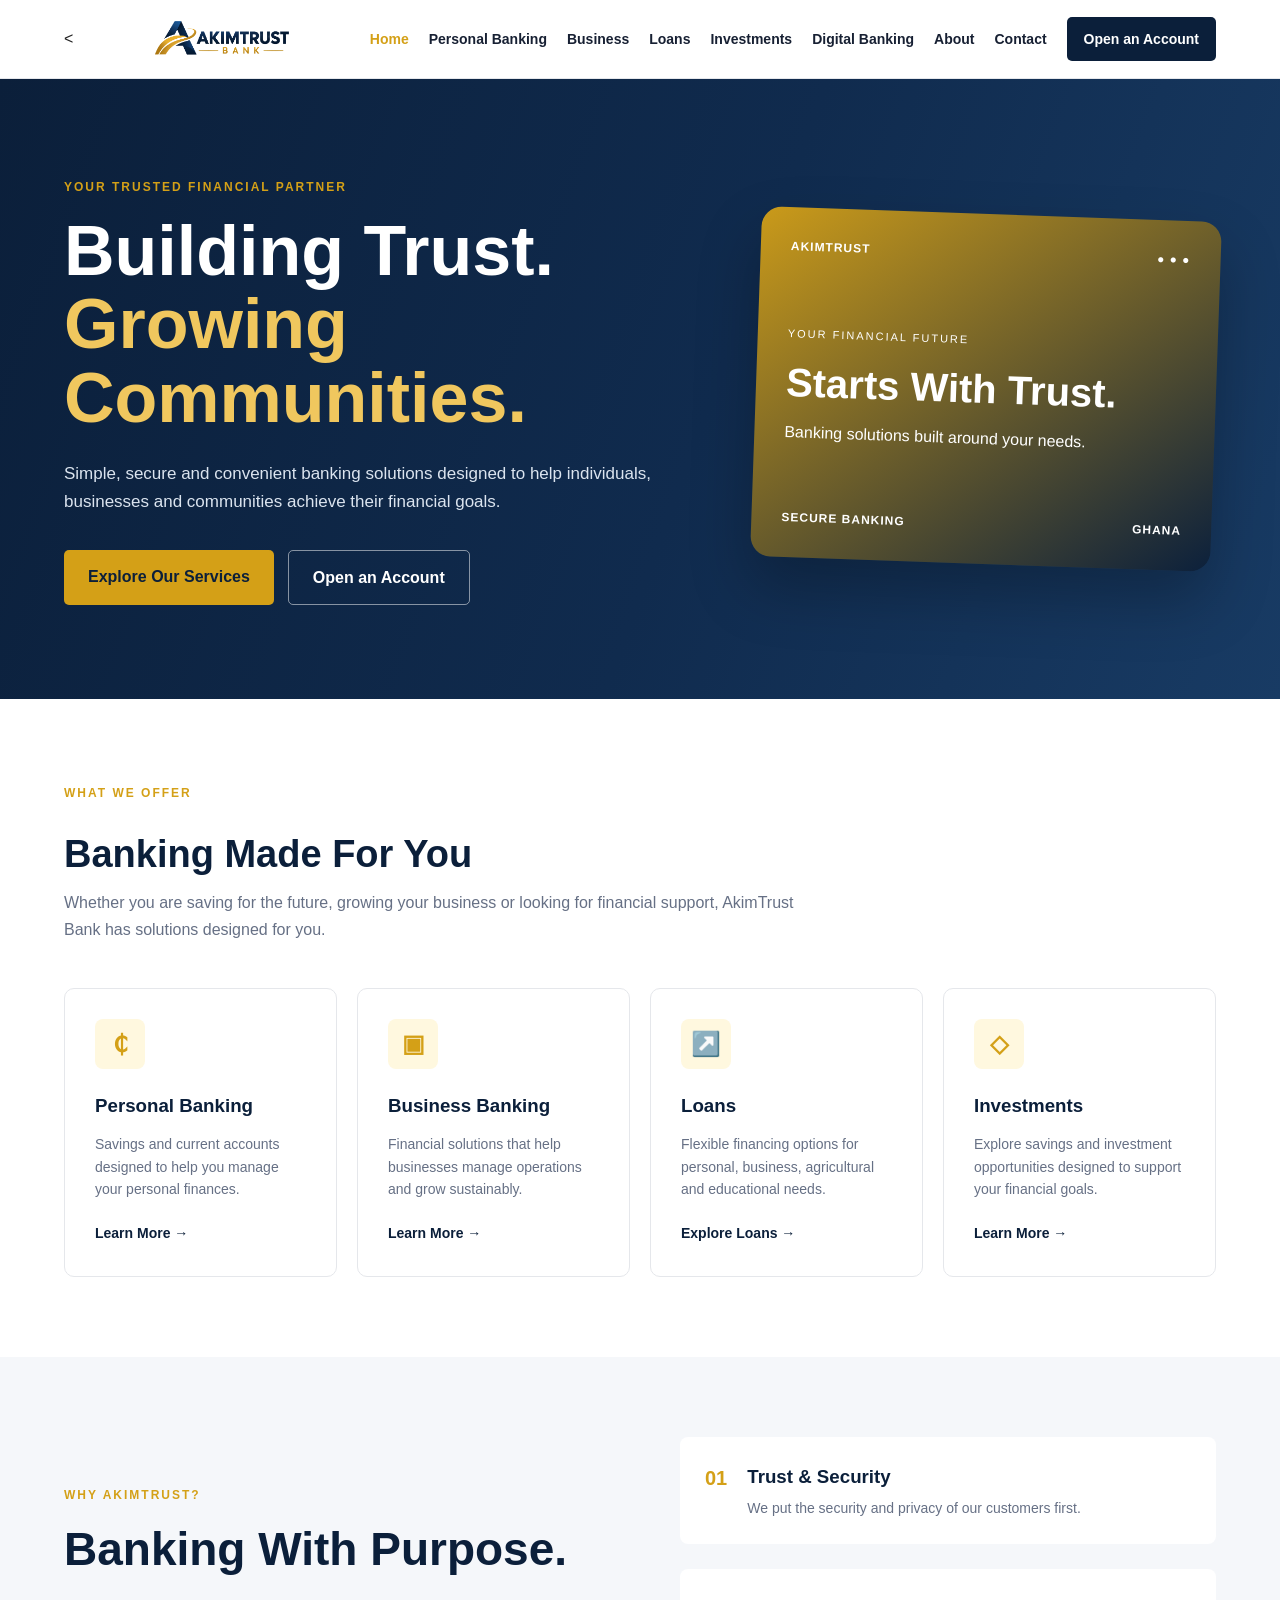
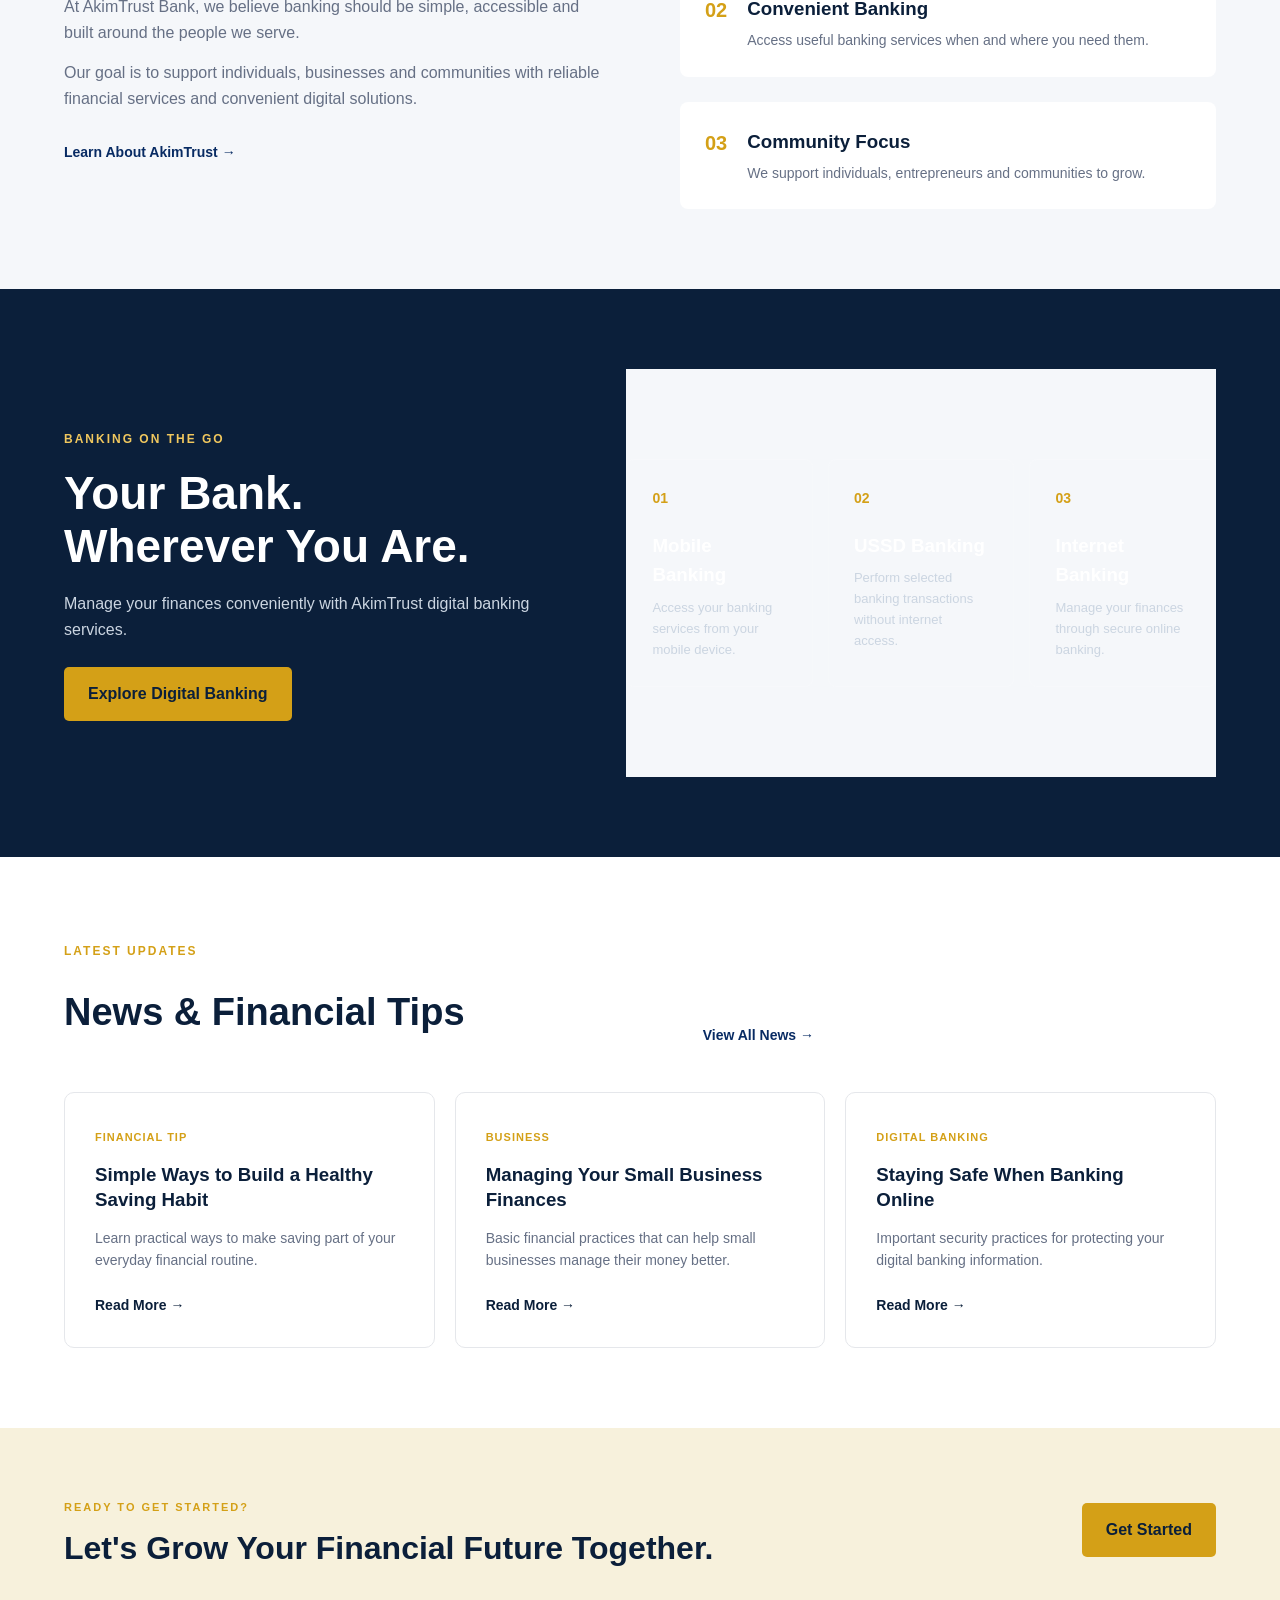
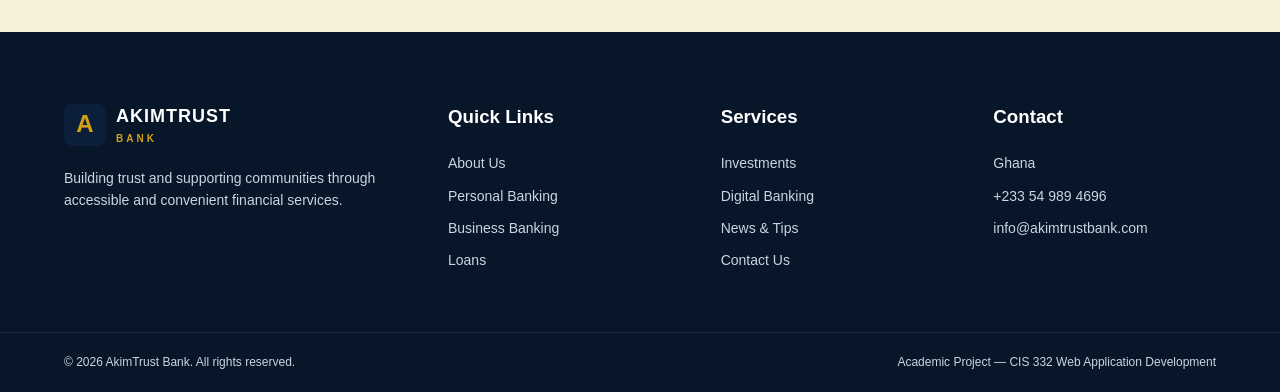
<file: index.html>
<!DOCTYPE html>
<html lang="en">
<head>
    <meta charset="UTF-8">
    <meta name="viewport" content="width=device-width, initial-scale=1.0">

    <title>AkimTrust Bank | Building Trust. Growing Communities.</title>

    <meta name="description" content="AkimTrust Bank provides modern banking solutions for individuals, businesses and communities in Ghana.">

    <link rel="stylesheet" href="css/style.css">
</head>

<body>

    <!-- ================= HEADER ================= -->
    <header class="header">

        <div class="container nav-container">

            <<a href="index.html" class="logo">
    <img src="images/logo.png"
     alt="AkimTrust Bank Logo"
     style="width: 145px; height: 50px; object-fit: contain; display: block;">
</a>
            <button class="menu-toggle" id="menuToggle" aria-label="Open navigation">
                ☰
            </button>

            <nav class="navigation" id="navigation">
                <a href="index.html" class="active">Home</a>
                <a href="personal.html">Personal Banking</a>
                <a href="business.html">Business</a>
                <a href="loans.html">Loans</a>
                <a href="investments.html">Investments</a>
                <a href="digital-banking.html">Digital Banking</a>
                <a href="about.html">About</a>
                <a href="contact.html">Contact</a>

                <a href="contact.html" class="nav-button">
                    Open an Account
                </a>
            </nav>

        </div>

    </header>


    <!-- ================= HERO SECTION ================= -->
    <main>

        <section class="hero">

            <div class="container hero-content">

                <div class="hero-text">

                    <span class="hero-label">
                        YOUR TRUSTED FINANCIAL PARTNER
                    </span>

                    <h1>
                        Building Trust.<br>
                        <span>Growing Communities.</span>
                    </h1>

                    <p>
                        Simple, secure and convenient banking solutions
                        designed to help individuals, businesses and
                        communities achieve their financial goals.
                    </p>

                    <div class="hero-buttons">
                        <a href="personal.html" class="btn btn-primary">
                            Explore Our Services
                        </a>

                        <a href="contact.html" class="btn btn-outline">
                            Open an Account
                        </a>
                    </div>

                </div>

                <div class="hero-card">

                    <div class="hero-card-top">
                        <span>AKIMTRUST</span>
                        <span>● ● ●</span>
                    </div>

                    <div class="hero-card-content">
                        <small>YOUR FINANCIAL FUTURE</small>
                        <h2>Starts With Trust.</h2>
                        <p>
                            Banking solutions built around your needs.
                        </p>
                    </div>

                    <div class="hero-card-bottom">
                        <span>SECURE BANKING</span>
                        <span>GHANA</span>
                    </div>

                </div>

            </div>

        </section>


        <!-- ================= SERVICES ================= -->
        <section class="services section">

            <div class="container">

                <div class="section-heading">

                    <span class="section-label">WHAT WE OFFER</span>

                    <h2>
                        Banking Made For You
                    </h2>

                    <p>
                        Whether you are saving for the future, growing
                        your business or looking for financial support,
                        AkimTrust Bank has solutions designed for you.
                    </p>

                </div>


                <div class="service-grid">

                    <article class="service-card">

                        <div class="service-icon">₵</div>

                        <h3>Personal Banking</h3>

                        <p>
                            Savings and current accounts designed to
                            help you manage your personal finances.
                        </p>

                        <a href="personal.html">
                            Learn More →
                        </a>

                    </article>


                    <article class="service-card">

                        <div class="service-icon">▣</div>

                        <h3>Business Banking</h3>

                        <p>
                            Financial solutions that help businesses
                            manage operations and grow sustainably.
                        </p>

                        <a href="business.html">
                            Learn More →
                        </a>

                    </article>


                    <article class="service-card">

                        <div class="service-icon">↗️</div>

                        <h3>Loans</h3>

                        <p>
                            Flexible financing options for personal,
                            business, agricultural and educational needs.
                        </p>

                        <a href="loans.html">
                            Explore Loans →
                        </a>

                    </article>


                    <article class="service-card">

                        <div class="service-icon">◇</div>

                        <h3>Investments</h3>

                        <p>
                            Explore savings and investment opportunities
                            designed to support your financial goals.
                        </p>

                        <a href="investments.html">
                            Learn More →
                        </a>

                    </article>

                </div>

            </div>

        </section>


        <!-- ================= WHY AKIMTRUST ================= -->
        <section class="why-us section">

            <div class="container why-grid">

                <div class="why-text">

                    <span class="section-label">
                        WHY AKIMTRUST?
                    </span>

                    <h2>
                        Banking With Purpose.
                    </h2>

                    <p>
                        At AkimTrust Bank, we believe banking should
                        be simple, accessible and built around the
                        people we serve.
                    </p>

                    <p>
                        Our goal is to support individuals, businesses
                        and communities with reliable financial
                        services and convenient digital solutions.
                    </p>

                    <a href="about.html" class="text-link">
                        Learn About AkimTrust →
                    </a>

                </div>


                <div class="benefits">

                    <div class="benefit">
                        <div class="benefit-number">01</div>
                        <div>
                            <h3>Trust & Security</h3>
                            <p>
                                We put the security and privacy of
                                our customers first.
                            </p>
                        </div>
                    </div>


                    <div class="benefit">
                        <div class="benefit-number">02</div>
                        <div>
                            <h3>Convenient Banking</h3>
                            <p>
                                Access useful banking services when
                                and where you need them.
                            </p>
                        </div>
                    </div>


                    <div class="benefit">
                        <div class="benefit-number">03</div>
                        <div>
                            <h3>Community Focus</h3>
                            <p>
                                We support individuals, entrepreneurs
                                and communities to grow.
                            </p>
                        </div>
                    </div>

                </div>

            </div>

        </section>


        <!-- ================= DIGITAL BANKING ================= -->
        <section class="digital section">

            <div class="container digital-content">

                <div>
                    <span class="section-label light-label">
                        BANKING ON THE GO
                    </span>

                    <h2>
                        Your Bank.<br>
                        Wherever You Are.
                    </h2>

                    <p>
                        Manage your finances conveniently with
                        AkimTrust digital banking services.
                    </p>

                    <a href="digital-banking.html" class="btn btn-gold">
                        Explore Digital Banking
                    </a>
                </div>


                <div class="digital-features">

                    <div>
                        <strong>01</strong>
                        <h3>Mobile Banking</h3>
                        <p>
                            Access your banking services from your
                            mobile device.
                        </p>
                    </div>

                    <div>
                        <strong>02</strong>
                        <h3>USSD Banking</h3>
                        <p>
                            Perform selected banking transactions
                            without internet access.
                        </p>
                    </div>

                    <div>
                        <strong>03</strong>
                        <h3>Internet Banking</h3>
                        <p>
                            Manage your finances through secure
                            online banking.
                        </p>
                    </div>

                </div>

            </div>

        </section>


        <!-- ================= NEWS ================= -->
        <section class="news section">

            <div class="container">

                <div class="section-heading news-heading">

                    <div>
                        <span class="section-label">
                            LATEST UPDATES
                        </span>

                        <h2>
                            News & Financial Tips
                        </h2>
                    </div>

                    <a href="news.html" class="text-link">
                        View All News →
                    </a>

                </div>


                <div class="news-grid">

                    <article class="news-card">
                        <span>FINANCIAL TIP</span>
                        <h3>
                            Simple Ways to Build a Healthy Saving Habit
                        </h3>
                        <p>
                            Learn practical ways to make saving part
                            of your everyday financial routine.
                        </p>
                        <a href="news.html">Read More →</a>
                    </article>


                    <article class="news-card">
                        <span>BUSINESS</span>
                        <h3>
                            Managing Your Small Business Finances
                        </h3>
                        <p>
                            Basic financial practices that can help
                            small businesses manage their money better.
                        </p>
                        <a href="news.html">Read More →</a>
                    </article>


                    <article class="news-card">
                        <span>DIGITAL BANKING</span>
                        <h3>
                            Staying Safe When Banking Online
                        </h3>
                        <p>
                            Important security practices for protecting
                            your digital banking information.
                        </p>
                        <a href="news.html">Read More →</a>
                    </article>

                </div>

            </div>

        </section>


        <!-- ================= CTA ================= -->
        <section class="cta">

            <div class="container cta-content">

                <div>
                    <span>READY TO GET STARTED?</span>

                    <h2>
                        Let's Grow Your Financial Future Together.
                    </h2>
                </div>

                <a href="contact.html" class="btn btn-gold">
                    Get Started
                </a>

            </div>

        </section>

    </main>


    <!-- ================= FOOTER ================= -->
    <footer class="footer">

        <div class="container footer-grid">

            <div class="footer-about">

                <a href="index.html" class="footer-logo">
                    <span class="logo-icon">A</span>
                    <span>
                        <strong>AKIMTRUST</strong>
                        <small>BANK</small>
                    </span>
                </a>

                <p>
                    Building trust and supporting communities through
                    accessible and convenient financial services.
                </p>

            </div>


            <div class="footer-column">

                <h3>Quick Links</h3>

                <a href="about.html">About Us</a>
                <a href="personal.html">Personal Banking</a>
                <a href="business.html">Business Banking</a>
                <a href="loans.html">Loans</a>

            </div>


            <div class="footer-column">

                <h3>Services</h3>

                <a href="investments.html">Investments</a>
                <a href="digital-banking.html">Digital Banking</a>
                <a href="news.html">News & Tips</a>
                <a href="contact.html">Contact Us</a>

            </div>


            <div class="footer-column">

                <h3>Contact</h3>

                <p>Ghana</p>
                <p>+233 54 989 4696</p>
                <p>info@akimtrustbank.com</p>

            </div>

        </div>


        <div class="footer-bottom">

            <div class="container">

                <p>
                    ©️ 2026 AkimTrust Bank. All rights reserved.
                </p>

                <p>
                    Academic Project — CIS 332 Web Application Development
                </p>

            </div>

        </div>

    </footer>


    <script src="js/script.js"></script>

</body>
</html>
</file>
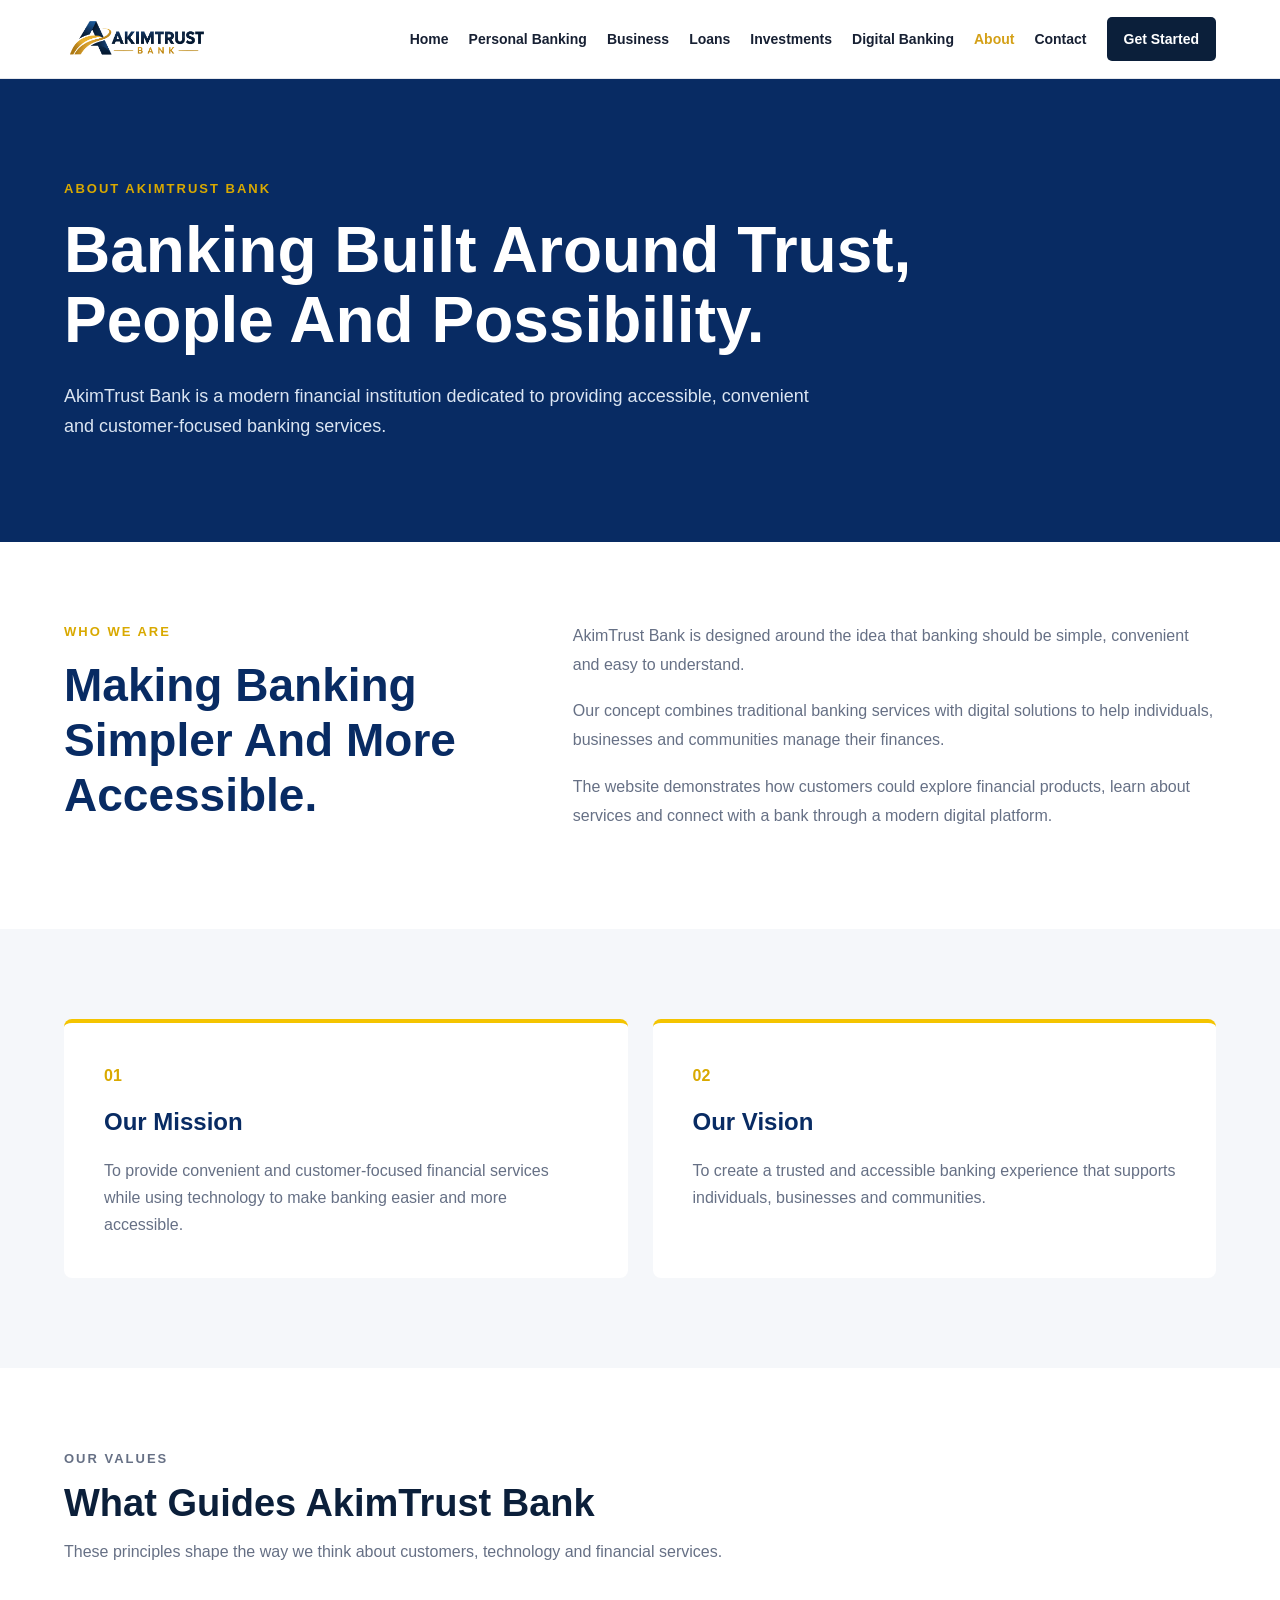
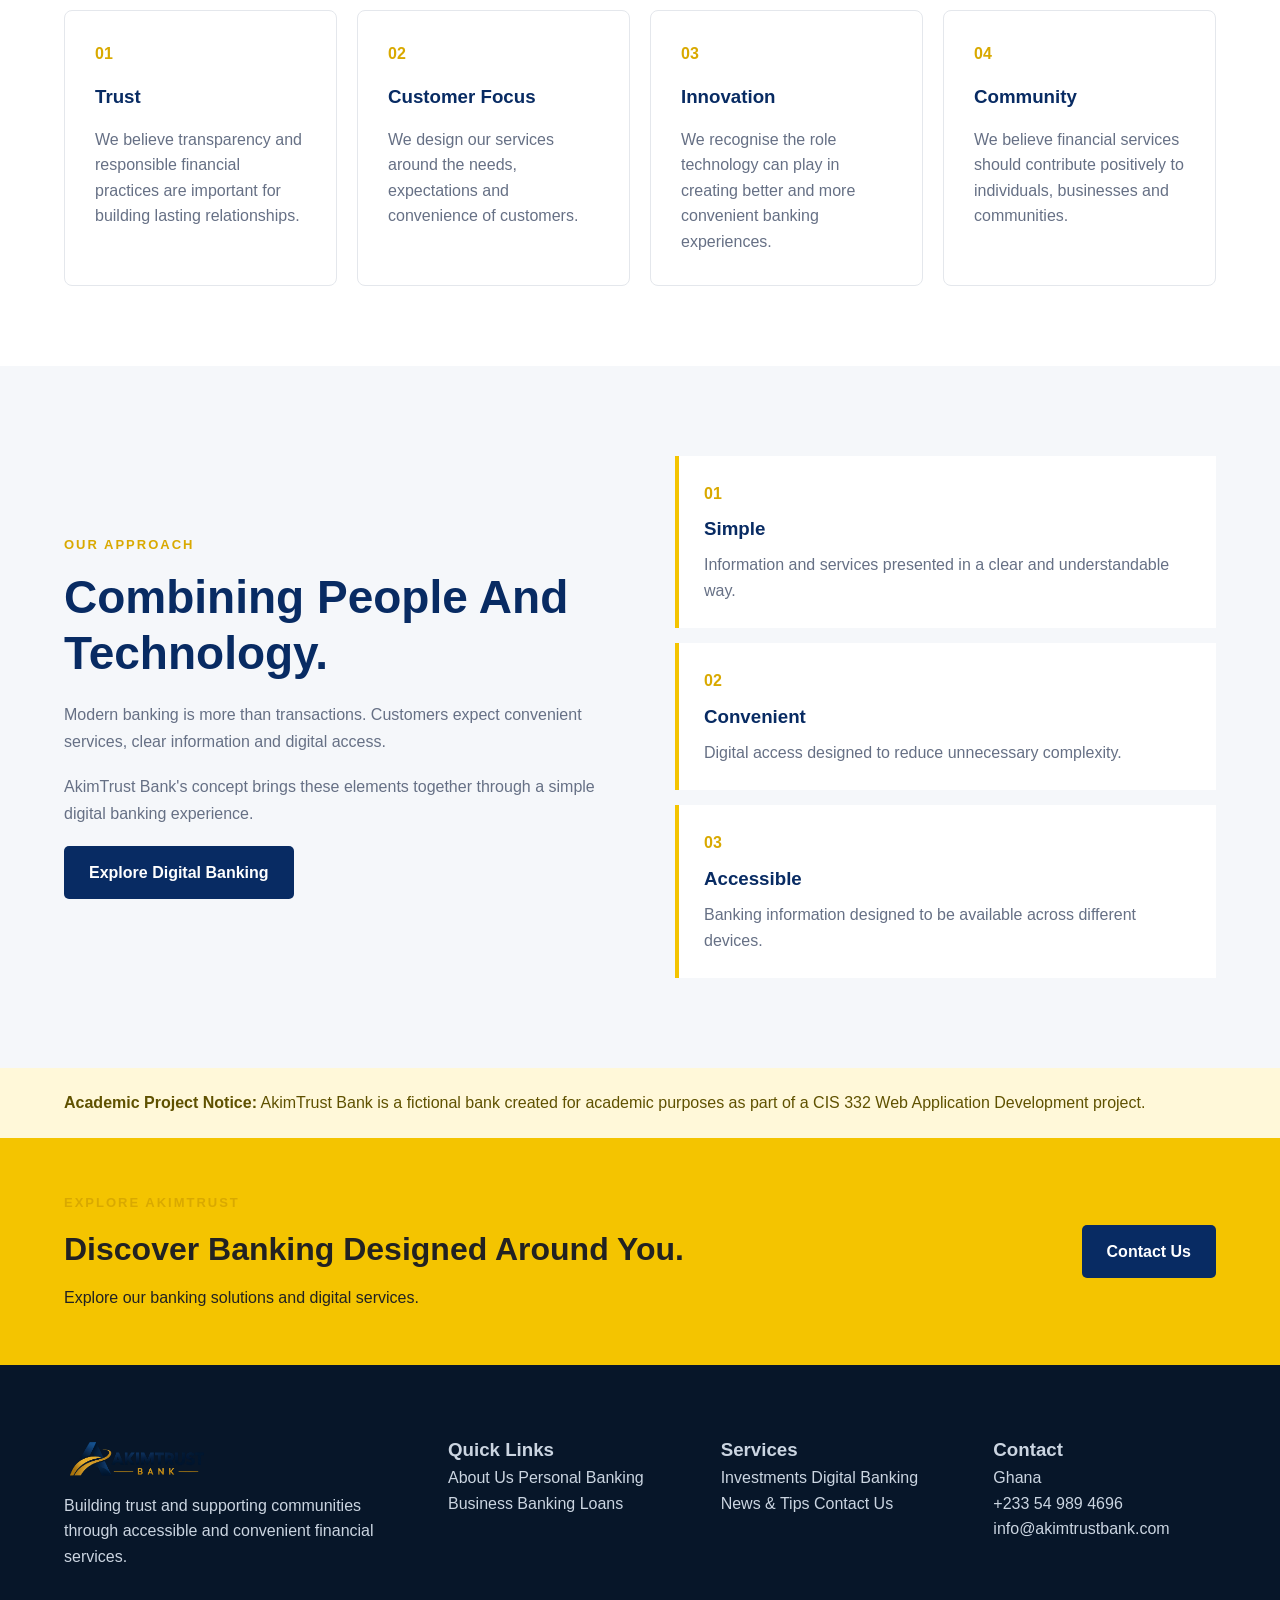
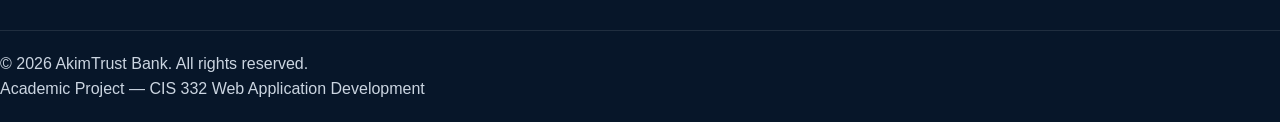
<file: about.html>
<!DOCTYPE html>
<html lang="en">

<head>
    <meta charset="UTF-8">
    <meta name="viewport" content="width=device-width, initial-scale=1.0">

    <title>About Us | AkimTrust Bank</title>

    <meta name="description"
        content="Learn about AkimTrust Bank, our purpose, values and commitment to convenient banking.">

    <link rel="stylesheet" href="css/style.css">
</head>

<body>

    <!-- ================= HEADER ================= -->

    <header class="header">

        <div class="container nav-container">

            <a href="index.html" class="logo">
                <img src="images/logo.png"
                    alt="AkimTrust Bank Logo"
                    style="width:145px; height:50px; object-fit:contain; display:block;">
            </a>

            <button class="menu-toggle" id="menuToggle">
                ☰
            </button>

            <nav class="navigation" id="navigation">

                <a href="index.html">Home</a>

                <a href="personal.html">
                    Personal Banking
                </a>

                <a href="business.html">
                    Business
                </a>

                <a href="loans.html">
                    Loans
                </a>

                <a href="investments.html">
                    Investments
                </a>

                <a href="digital-banking.html">
                    Digital Banking
                </a>

                <a href="about.html" class="active">
                    About
                </a>

                <a href="contact.html">
                    Contact
                </a>

                <a href="contact.html" class="nav-button">
                    Get Started
                </a>

            </nav>

        </div>

    </header>


    <!-- ================= ABOUT HERO ================= -->

    <section class="about-hero">

        <div class="container about-hero-content">

            <p class="eyebrow">
                ABOUT AKIMTRUST BANK
            </p>

            <h1>
                Banking Built Around Trust, People And Possibility.
            </h1>

            <p>
                AkimTrust Bank is a modern financial institution
                dedicated to providing accessible, convenient and customer-focused
                banking services.
            </p>

        </div>

    </section>


    <!-- ================= WHO WE ARE ================= -->

    <section class="section">

        <div class="container about-intro-grid">

            <div>

                <p class="eyebrow">
                    WHO WE ARE
                </p>

                <h2>
                    Making Banking Simpler And More Accessible.
                </h2>

            </div>

            <div>

                <p>
                    AkimTrust Bank is designed around the idea that
                    banking should be simple, convenient and easy to
                    understand.
                </p>

                <p>
                    Our concept combines traditional banking services
                    with digital solutions to help individuals,
                    businesses and communities manage their finances.
                </p>

                <p>
                    The website demonstrates how customers could
                    explore financial products, learn about services
                    and connect with a bank through a modern digital
                    platform.
                </p>

            </div>

        </div>

    </section>


    <!-- ================= MISSION / VISION ================= -->

    <section class="about-purpose">

        <div class="container purpose-grid">

            <div class="purpose-card">

                <span>
                    01
                </span>

                <h2>
                    Our Mission
                </h2>

                <p>
                    To provide convenient and customer-focused
                    financial services while using technology to
                    make banking easier and more accessible.
                </p>

            </div>


            <div class="purpose-card">

                <span>
                    02
                </span>

                <h2>
                    Our Vision
                </h2>

                <p>
                    To create a trusted and accessible banking
                    experience that supports individuals,
                    businesses and communities.
                </p>

            </div>

        </div>

    </section>


    <!-- ================= VALUES ================= -->

    <section class="section">

        <div class="container">

            <div class="section-heading">

                <p class="eyebrow">
                    OUR VALUES
                </p>

                <h2>
                    What Guides AkimTrust Bank
                </h2>

                <p>
                    These principles shape the way we think about
                    customers, technology and financial services.
                </p>

            </div>


            <div class="values-grid">


                <div class="value-card">

                    <div class="value-number">
                        01
                    </div>

                    <h3>
                        Trust
                    </h3>

                    <p>
                        We believe transparency and responsible
                        financial practices are important for building
                        lasting relationships.
                    </p>

                </div>


                <div class="value-card">

                    <div class="value-number">
                        02
                    </div>

                    <h3>
                        Customer Focus
                    </h3>

                    <p>
                        We design our services around the needs,
                        expectations and convenience of customers.
                    </p>

                </div>


                <div class="value-card">

                    <div class="value-number">
                        03
                    </div>

                    <h3>
                        Innovation
                    </h3>

                    <p>
                        We recognise the role technology can play
                        in creating better and more convenient
                        banking experiences.
                    </p>

                </div>


                <div class="value-card">

                    <div class="value-number">
                        04
                    </div>

                    <h3>
                        Community
                    </h3>

                    <p>
                        We believe financial services should
                        contribute positively to individuals,
                        businesses and communities.
                    </p>

                </div>

            </div>

        </div>

    </section>


    <!-- ================= OUR APPROACH ================= -->

    <section class="about-approach">

        <div class="container approach-grid">

            <div class="approach-content">

                <p class="eyebrow">
                    OUR APPROACH
                </p>

                <h2>
                    Combining People And Technology.
                </h2>

                <p>
                    Modern banking is more than transactions.
                    Customers expect convenient services,
                    clear information and digital access.
                </p>

                <p>
                    AkimTrust Bank's concept brings these
                    elements together through a simple digital
                    banking experience.
                </p>

                <a href="digital-banking.html" class="primary-button">
                    Explore Digital Banking
                </a>

            </div>


            <div class="approach-list">

                <div>

                    <strong>
                        01
                    </strong>

                    <h3>
                        Simple
                    </h3>

                    <p>
                        Information and services presented in
                        a clear and understandable way.
                    </p>

                </div>


                <div>

                    <strong>
                        02
                    </strong>

                    <h3>
                        Convenient
                    </h3>

                    <p>
                        Digital access designed to reduce
                        unnecessary complexity.
                    </p>

                </div>


                <div>

                    <strong>
                        03
                    </strong>

                    <h3>
                        Accessible
                    </h3>

                    <p>
                        Banking information designed to be
                        available across different devices.
                    </p>

                </div>

            </div>

        </div>

    </section>


    <!-- ================= ACADEMIC NOTICE ================= -->

    <section class="academic-notice">

        <div class="container">

            <p>
                <strong>Academic Project Notice:</strong>
                AkimTrust Bank is a fictional bank created for
                academic purposes as part of a CIS 332 Web
                Application Development project.
            </p>

        </div>

    </section>


    <!-- ================= CTA ================= -->

    <section class="cta-section">

        <div class="container">

            <div>

                <p class="eyebrow">
                    EXPLORE AKIMTRUST
                </p>

                <h2>
                    Discover Banking Designed Around You.
                </h2>

                <p>
                    Explore our banking solutions and digital
                    services.
                </p>

            </div>

            <a href="contact.html" class="primary-button">
                Contact Us
            </a>

        </div>

    </section>


    <!-- ================= FOOTER ================= -->

    <footer class="footer">

        <div class="container footer-grid">

            <div>

                <img src="images/logo.png"
                    alt="AkimTrust Bank Logo"
                    style="width:145px; height:50px; object-fit:contain;">

                <p>
                    Building trust and supporting communities
                    through accessible and convenient financial
                    services.
                </p>

            </div>


            <div>

                <h3>
                    Quick Links
                </h3>

                <a href="about.html">
                    About Us
                </a>

                <a href="personal.html">
                    Personal Banking
                </a>

                <a href="business.html">
                    Business Banking
                </a>

                <a href="loans.html">
                    Loans
                </a>

            </div>


            <div>

                <h3>
                    Services
                </h3>

                <a href="investments.html">
                    Investments
                </a>

                <a href="digital-banking.html">
                    Digital Banking
                </a>

                <a href="news.html">
                    News & Tips
                </a>

                <a href="contact.html">
                    Contact Us
                </a>

            </div>


            <div>

                <h3>
                    Contact
                </h3>

                <p>
                    Ghana
                </p>

                <p>
                    +233 54 989 4696
                </p>

                <p>
                    info@akimtrustbank.com
                </p>

            </div>

        </div>


        <div class="footer-bottom">

            <p>
                © 2026 AkimTrust Bank. All rights reserved.
            </p>

            <p>
                Academic Project — CIS 332 Web Application Development
            </p>

        </div>

    </footer>


    <script src="js/script.js"></script>

</body>

</html>
</file>
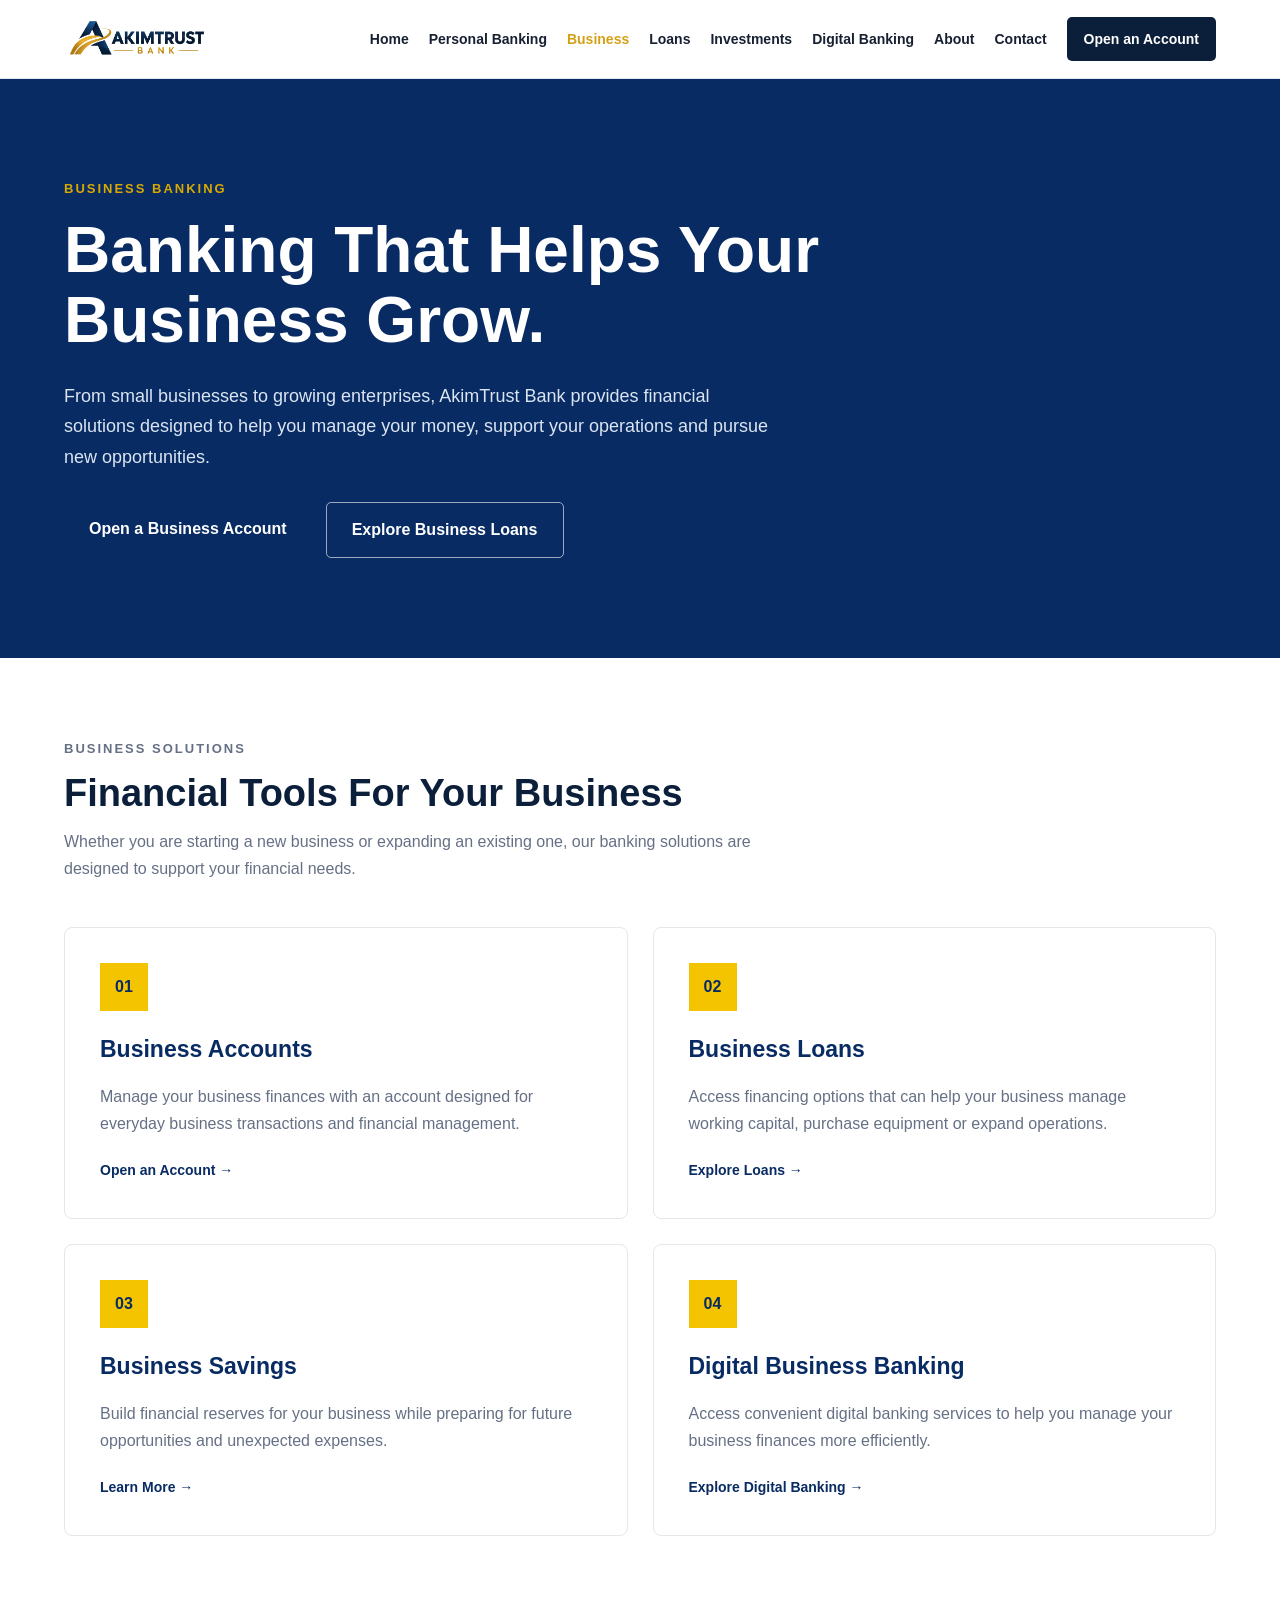
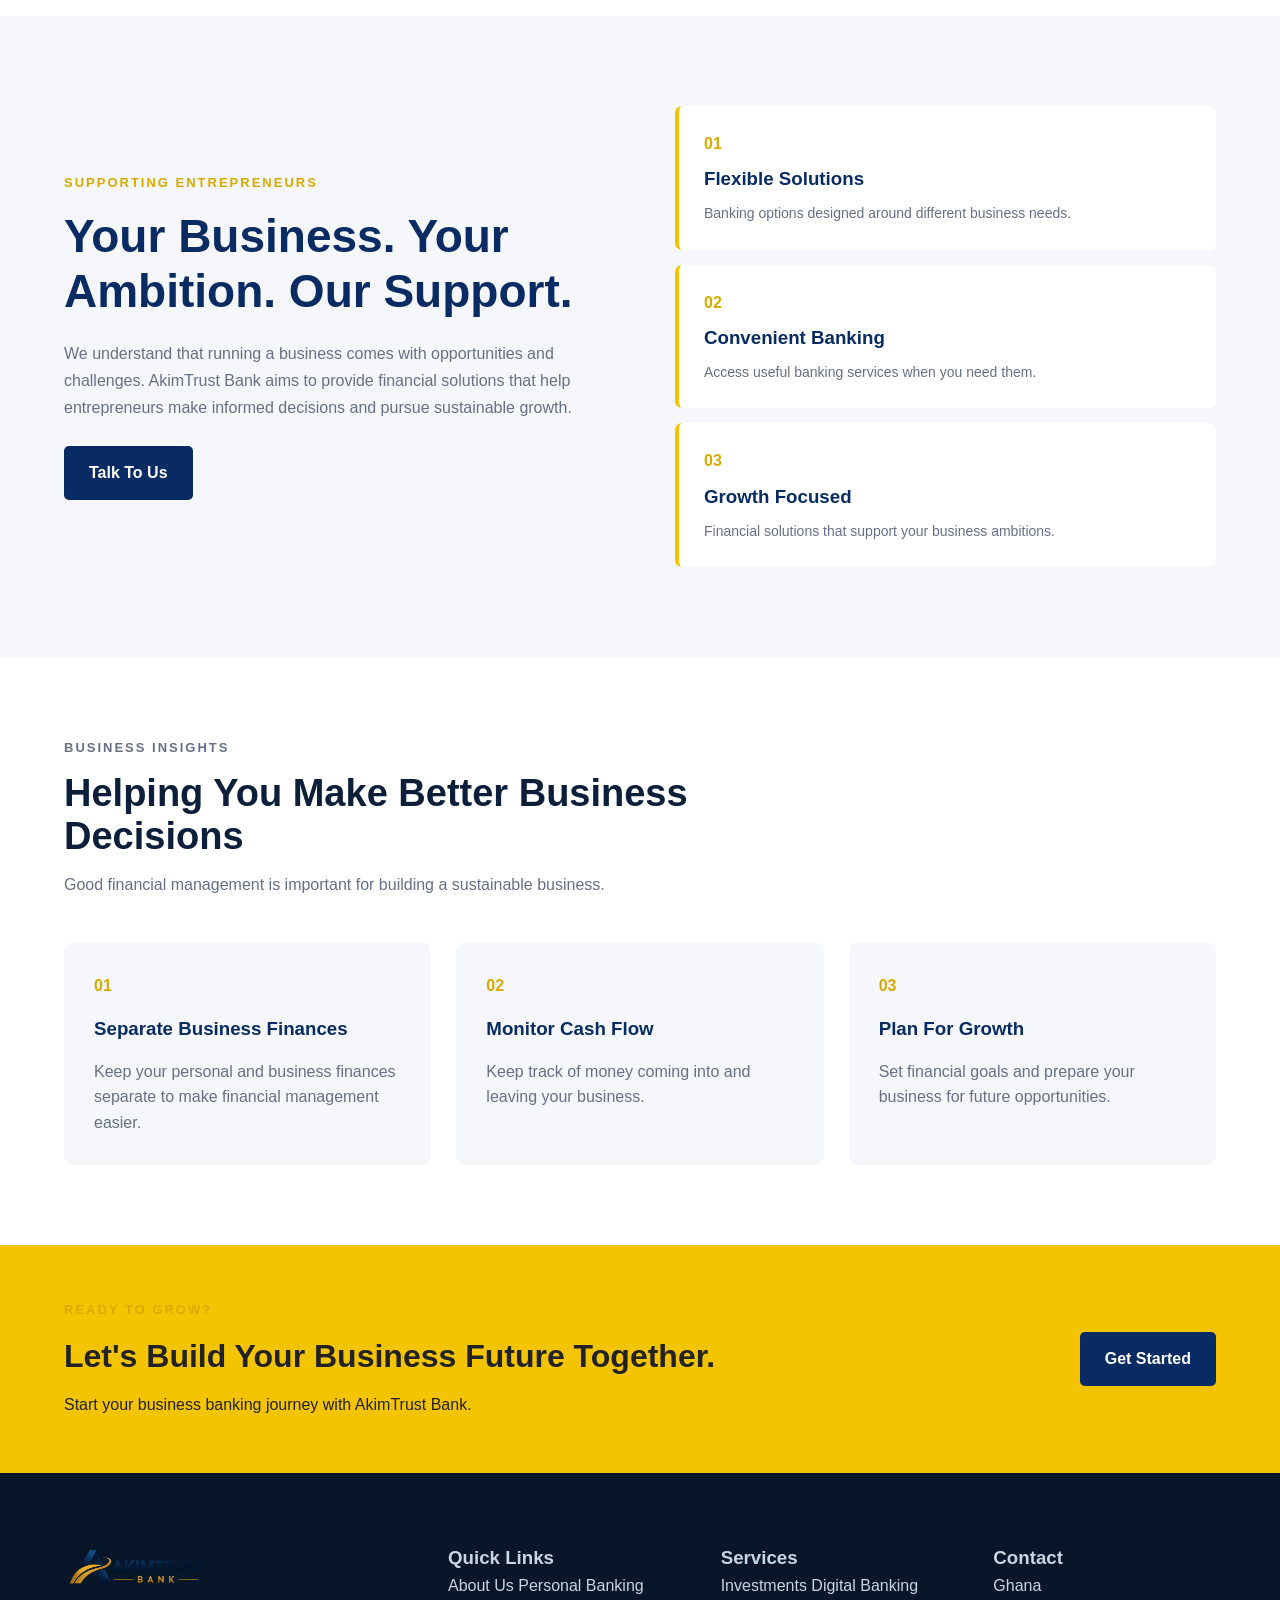
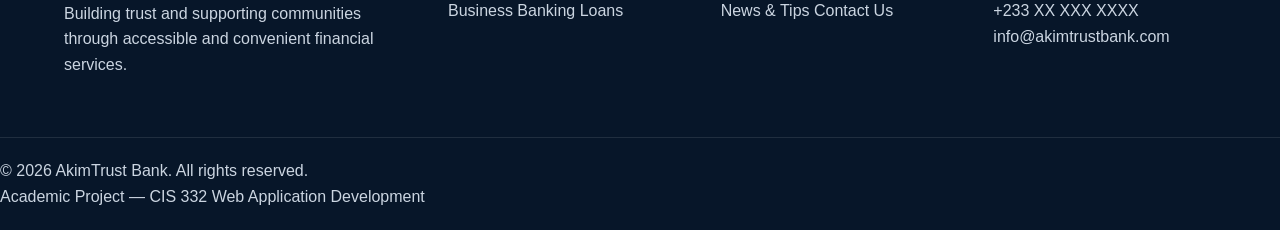
<file: business.html>
<!DOCTYPE html>
<html lang="en">

<head>
    <meta charset="UTF-8">
    <meta name="viewport" content="width=device-width, initial-scale=1.0">

    <title>Business Banking | AkimTrust Bank</title>

    <meta name="description"
        content="AkimTrust Bank provides banking solutions designed to help businesses manage, grow and achieve their financial goals.">

    <link rel="stylesheet" href="css/style.css">
</head>

<body>

    <!-- ================= HEADER ================= -->

    <header class="header">

        <div class="container nav-container">

            <a href="index.html" class="logo">
                <img src="images/logo.png"
                    alt="AkimTrust Bank Logo"
                    style="width:145px; height:50px; object-fit:contain; display:block;">
            </a>

            <button class="menu-toggle" id="menuToggle">
                ☰
            </button>

            <nav class="navigation" id="navigation">

                <a href="index.html">Home</a>

                <a href="personal.html">
                    Personal Banking
                </a>

                <a href="business.html" class="active">
                    Business
                </a>

                <a href="loans.html">
                    Loans
                </a>

                <a href="investments.html">
                    Investments
                </a>

                <a href="digital-banking.html">
                    Digital Banking
                </a>

                <a href="about.html">
                    About
                </a>

                <a href="contact.html">
                    Contact
                </a>

                <a href="contact.html" class="nav-button">
                    Open an Account
                </a>

            </nav>

        </div>

    </header>


    <!-- ================= BUSINESS HERO ================= -->

    <section class="business-hero">

        <div class="container business-hero-content">

            <div>

                <p class="eyebrow">
                    BUSINESS BANKING
                </p>

                <h1>
                    Banking That Helps Your Business Grow.
                </h1>

                <p>
                    From small businesses to growing enterprises,
                    AkimTrust Bank provides financial solutions
                    designed to help you manage your money,
                    support your operations and pursue new
                    opportunities.
                </p>

                <div class="hero-buttons">

                    <a href="contact.html" class="primary-button">
                        Open a Business Account
                    </a>

                    <a href="loans.html" class="business-outline-button">
                        Explore Business Loans
                    </a>

                </div>

            </div>

        </div>

    </section>


    <!-- ================= BUSINESS SOLUTIONS ================= -->

    <section class="section">

        <div class="container">

            <div class="section-heading">

                <p class="eyebrow">
                    BUSINESS SOLUTIONS
                </p>

                <h2>
                    Financial Tools For Your Business
                </h2>

                <p>
                    Whether you are starting a new business or
                    expanding an existing one, our banking solutions
                    are designed to support your financial needs.
                </p>

            </div>


            <div class="business-grid">


                <div class="business-card">

                    <div class="business-number">
                        01
                    </div>

                    <h3>
                        Business Accounts
                    </h3>

                    <p>
                        Manage your business finances with an
                        account designed for everyday business
                        transactions and financial management.
                    </p>

                    <a href="contact.html" class="text-link">
                        Open an Account →
                    </a>

                </div>


                <div class="business-card">

                    <div class="business-number">
                        02
                    </div>

                    <h3>
                        Business Loans
                    </h3>

                    <p>
                        Access financing options that can help
                        your business manage working capital,
                        purchase equipment or expand operations.
                    </p>

                    <a href="loans.html" class="text-link">
                        Explore Loans →
                    </a>

                </div>


                <div class="business-card">

                    <div class="business-number">
                        03
                    </div>

                    <h3>
                        Business Savings
                    </h3>

                    <p>
                        Build financial reserves for your business
                        while preparing for future opportunities
                        and unexpected expenses.
                    </p>

                    <a href="investments.html" class="text-link">
                        Learn More →
                    </a>

                </div>


                <div class="business-card">

                    <div class="business-number">
                        04
                    </div>

                    <h3>
                        Digital Business Banking
                    </h3>

                    <p>
                        Access convenient digital banking services
                        to help you manage your business finances
                        more efficiently.
                    </p>

                    <a href="digital-banking.html" class="text-link">
                        Explore Digital Banking →
                    </a>

                </div>

            </div>

        </div>

    </section>


    <!-- ================= BUSINESS SUPPORT ================= -->

    <section class="business-support">

        <div class="container business-support-grid">

            <div>

                <p class="eyebrow">
                    SUPPORTING ENTREPRENEURS
                </p>

                <h2>
                    Your Business. Your Ambition. Our Support.
                </h2>

                <p>
                    We understand that running a business comes
                    with opportunities and challenges. AkimTrust
                    Bank aims to provide financial solutions that
                    help entrepreneurs make informed decisions
                    and pursue sustainable growth.
                </p>

                <a href="contact.html" class="primary-button">
                    Talk To Us
                </a>

            </div>


            <div class="business-benefits">

                <div>
                    <strong>01</strong>

                    <h3>
                        Flexible Solutions
                    </h3>

                    <p>
                        Banking options designed around different
                        business needs.
                    </p>
                </div>


                <div>
                    <strong>02</strong>

                    <h3>
                        Convenient Banking
                    </h3>

                    <p>
                        Access useful banking services when you
                        need them.
                    </p>
                </div>


                <div>
                    <strong>03</strong>

                    <h3>
                        Growth Focused
                    </h3>

                    <p>
                        Financial solutions that support your
                        business ambitions.
                    </p>
                </div>

            </div>

        </div>

    </section>


    <!-- ================= BUSINESS TIPS ================= -->

    <section class="section">

        <div class="container">

            <div class="section-heading">

                <p class="eyebrow">
                    BUSINESS INSIGHTS
                </p>

                <h2>
                    Helping You Make Better Business Decisions
                </h2>

                <p>
                    Good financial management is important for
                    building a sustainable business.
                </p>

            </div>


            <div class="business-tips">

                <div>

                    <span>
                        01
                    </span>

                    <h3>
                        Separate Business Finances
                    </h3>

                    <p>
                        Keep your personal and business finances
                        separate to make financial management
                        easier.
                    </p>

                </div>


                <div>

                    <span>
                        02
                    </span>

                    <h3>
                        Monitor Cash Flow
                    </h3>

                    <p>
                        Keep track of money coming into and leaving
                        your business.
                    </p>

                </div>


                <div>

                    <span>
                        03
                    </span>

                    <h3>
                        Plan For Growth
                    </h3>

                    <p>
                        Set financial goals and prepare your
                        business for future opportunities.
                    </p>

                </div>

            </div>

        </div>

    </section>


    <!-- ================= CTA ================= -->

    <section class="cta-section">

        <div class="container">

            <div>

                <p class="eyebrow">
                    READY TO GROW?
                </p>

                <h2>
                    Let's Build Your Business Future Together.
                </h2>

                <p>
                    Start your business banking journey with
                    AkimTrust Bank.
                </p>

            </div>

            <a href="contact.html" class="primary-button">
                Get Started
            </a>

        </div>

    </section>


    <!-- ================= FOOTER ================= -->

    <footer class="footer">

        <div class="container footer-grid">

            <div>

                <img src="images/logo.png"
                    alt="AkimTrust Bank Logo"
                    style="width:145px; height:50px; object-fit:contain;">

                <p>
                    Building trust and supporting communities
                    through accessible and convenient financial
                    services.
                </p>

            </div>


            <div>

                <h3>
                    Quick Links
                </h3>

                <a href="about.html">
                    About Us
                </a>

                <a href="personal.html">
                    Personal Banking
                </a>

                <a href="business.html">
                    Business Banking
                </a>

                <a href="loans.html">
                    Loans
                </a>

            </div>


            <div>

                <h3>
                    Services
                </h3>

                <a href="investments.html">
                    Investments
                </a>

                <a href="digital-banking.html">
                    Digital Banking
                </a>

                <a href="news.html">
                    News & Tips
                </a>

                <a href="contact.html">
                    Contact Us
                </a>

            </div>


            <div>

                <h3>
                    Contact
                </h3>

                <p>
                    Ghana
                </p>

                <p>
                    +233 XX XXX XXXX
                </p>

                <p>
                    info@akimtrustbank.com
                </p>

            </div>

        </div>


        <div class="footer-bottom">

            <p>
                © 2026 AkimTrust Bank. All rights reserved.
            </p>

            <p>
                Academic Project — CIS 332 Web Application Development
            </p>

        </div>

    </footer>


    <script src="js/script.js"></script>

</body>

</html>
</file>
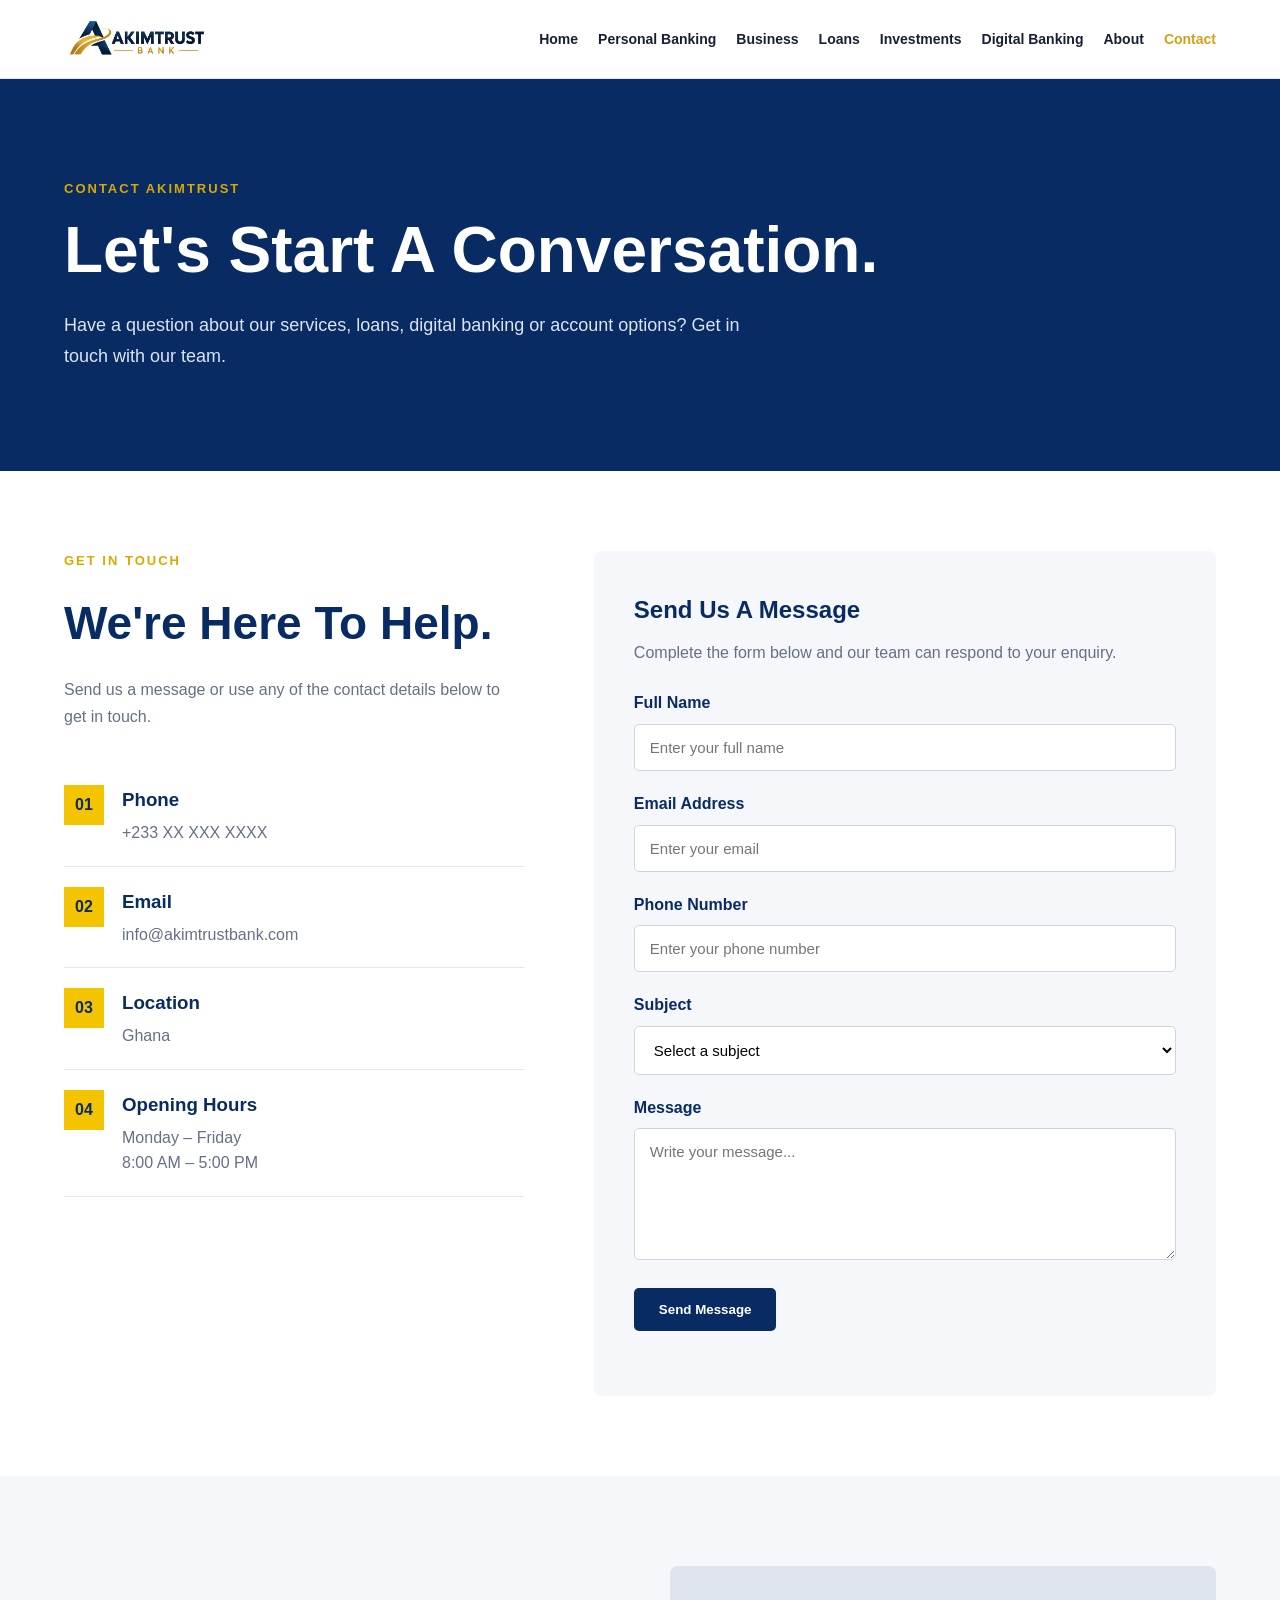
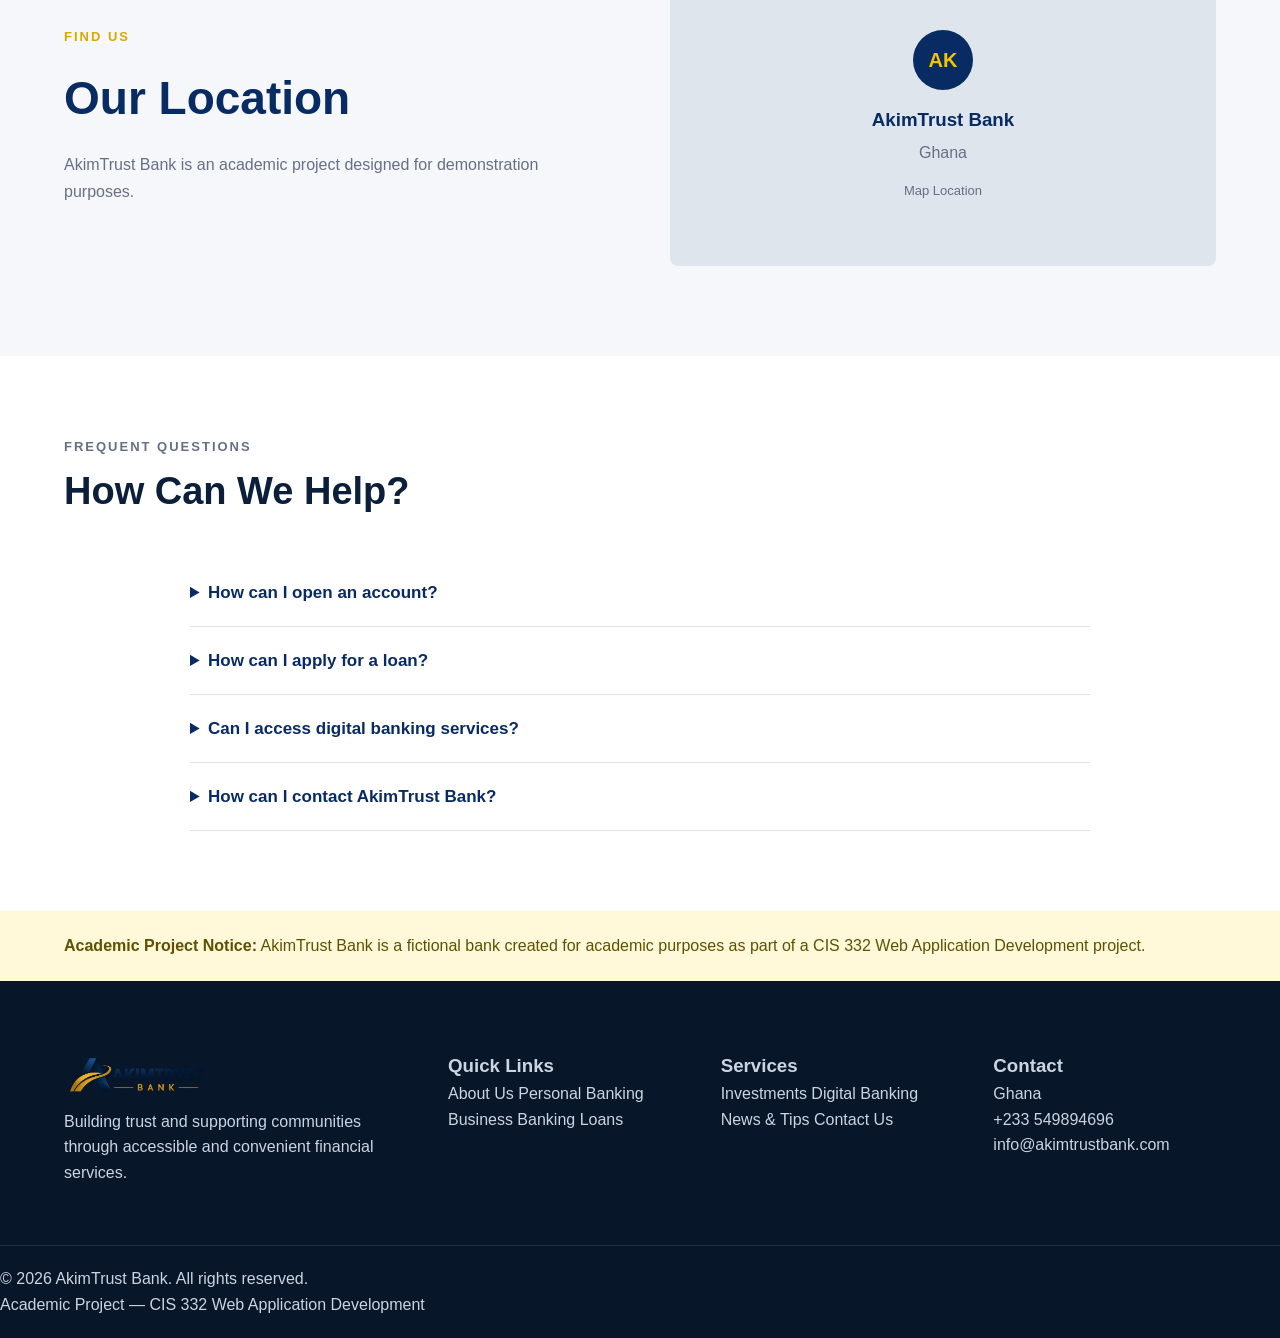
<file: contact.html>
<!DOCTYPE html>
<html lang="en">

<head>
    <meta charset="UTF-8">
    <meta name="viewport" content="width=device-width, initial-scale=1.0">

    <title>Contact Us | AkimTrust Bank</title>

    <meta name="description"
        content="Contact AkimTrust Bank for information about our banking services and solutions.">

    <link rel="stylesheet" href="css/style.css">
</head>

<body>

    <!-- ================= HEADER ================= -->

    <header class="header">

        <div class="container nav-container">

            <a href="index.html" class="logo">
                <img src="images/logo.png"
                    alt="AkimTrust Bank Logo"
                    style="width:145px; height:50px; object-fit:contain; display:block;">
            </a>

            <button class="menu-toggle" id="menuToggle">
                ☰
            </button>

            <nav class="navigation" id="navigation">

                <a href="index.html">Home</a>

                <a href="personal.html">
                    Personal Banking
                </a>

                <a href="business.html">
                    Business
                </a>

                <a href="loans.html">
                    Loans
                </a>

                <a href="investments.html">
                    Investments
                </a>

                <a href="digital-banking.html">
                    Digital Banking
                </a>

                <a href="about.html">
                    About
                </a>

                <a href="contact.html" class="active">
                    Contact
                </a>

            </nav>

        </div>

    </header>


    <!-- ================= CONTACT HERO ================= -->

    <section class="contact-hero">

        <div class="container contact-hero-content">

            <p class="eyebrow">
                CONTACT AKIMTRUST
            </p>

            <h1>
                Let's Start A Conversation.
            </h1>

            <p>
                Have a question about our services, loans,
                digital banking or account options? Get in touch
                with our team.
            </p>

        </div>

    </section>


    <!-- ================= CONTACT SECTION ================= -->

    <section class="section">

        <div class="container contact-grid">


            <!-- CONTACT INFORMATION -->

            <div class="contact-information">

                <p class="eyebrow">
                    GET IN TOUCH
                </p>

                <h2>
                    We're Here To Help.
                </h2>

                <p class="contact-intro">
                    Send us a message or use any of the contact
                    details below to get in touch.
                </p>


                <div class="contact-detail">

                    <span>
                        01
                    </span>

                    <div>

                        <h3>
                            Phone
                        </h3>

                        <p>
                            +233 XX XXX XXXX
                        </p>

                    </div>

                </div>


                <div class="contact-detail">

                    <span>
                        02
                    </span>

                    <div>

                        <h3>
                            Email
                        </h3>

                        <p>
                            info@akimtrustbank.com
                        </p>

                    </div>

                </div>


                <div class="contact-detail">

                    <span>
                        03
                    </span>

                    <div>

                        <h3>
                            Location
                        </h3>

                        <p>
                            Ghana
                        </p>

                    </div>

                </div>


                <div class="contact-detail">

                    <span>
                        04
                    </span>

                    <div>

                        <h3>
                            Opening Hours
                        </h3>

                        <p>
                            Monday – Friday
                            <br>
                            8:00 AM – 5:00 PM
                        </p>

                    </div>

                </div>

            </div>


            <!-- CONTACT FORM -->

            <div class="contact-form-container">

                <form id="contactForm" class="contact-form">

                    <h2>
                        Send Us A Message
                    </h2>

                    <p>
                        Complete the form below and our team can
                        respond to your enquiry.
                    </p>


                    <div class="form-group">

                        <label for="name">
                            Full Name
                        </label>

                        <input
                            type="text"
                            id="name"
                            name="name"
                            placeholder="Enter your full name"
                            required>

                    </div>


                    <div class="form-group">

                        <label for="email">
                            Email Address
                        </label>

                        <input
                            type="email"
                            id="email"
                            name="email"
                            placeholder="Enter your email"
                            required>

                    </div>


                    <div class="form-group">

                        <label for="phone">
                            Phone Number
                        </label>

                        <input
                            type="tel"
                            id="phone"
                            name="phone"
                            placeholder="Enter your phone number">

                    </div>


                    <div class="form-group">

                        <label for="subject">
                            Subject
                        </label>

                        <select id="subject" name="subject">

                            <option value="">
                                Select a subject
                            </option>

                            <option value="account">
                                Account Information
                            </option>

                            <option value="loan">
                                Loans
                            </option>

                            <option value="business">
                                Business Banking
                            </option>

                            <option value="digital">
                                Digital Banking
                            </option>

                            <option value="investment">
                                Investments
                            </option>

                            <option value="other">
                                Other Enquiry
                            </option>

                        </select>

                    </div>


                    <div class="form-group">

                        <label for="message">
                            Message
                        </label>

                        <textarea
                            id="message"
                            name="message"
                            rows="6"
                            placeholder="Write your message..."
                            required></textarea>

                    </div>


                    <button
                        type="submit"
                        class="primary-button form-submit">

                        Send Message

                    </button>


                    <p
                        id="formMessage"
                        class="form-message">
                    </p>

                </form>

            </div>

        </div>

    </section>


    <!-- ================= LOCATION ================= -->

    <section class="contact-location">

        <div class="container location-grid">

            <div>

                <p class="eyebrow">
                    FIND US
                </p>

                <h2>
                    Our Location
                </h2>

                <p>
                    AkimTrust Bank is an academic project designed
                    for demonstration purposes.
                </p>

            </div>


            <div class="map-placeholder">

                <div class="map-marker">
                    AK
                </div>

                <h3>
                    AkimTrust Bank
                </h3>

                <p>
                    Ghana
                </p>

                <span>
                    Map Location
                </span>

            </div>

        </div>

    </section>


    <!-- ================= FAQ ================= -->

    <section class="section">

        <div class="container">

            <div class="section-heading">

                <p class="eyebrow">
                    FREQUENT QUESTIONS
                </p>

                <h2>
                    How Can We Help?
                </h2>

            </div>


            <div class="faq-list">

                <details>

                    <summary>
                        How can I open an account?
                    </summary>

                    <p>
                        Contact AkimTrust Bank through the contact
                        form or available communication channels
                        to begin the account-opening process.
                    </p>

                </details>


                <details>

                    <summary>
                        How can I apply for a loan?
                    </summary>

                    <p>
                        Visit our Loans page to explore the available
                        financing categories and contact us for
                        further information.
                    </p>

                </details>


                <details>

                    <summary>
                        Can I access digital banking services?
                    </summary>

                    <p>
                        Yes. Visit our Digital Banking page to learn
                        about the digital banking services represented
                        in this academic project.
                    </p>

                </details>


                <details>

                    <summary>
                        How can I contact AkimTrust Bank?
                    </summary>

                    <p>
                        You can use the contact form on this page
                        or the contact information provided above.
                    </p>

                </details>

            </div>

        </div>

    </section>


    <!-- ================= ACADEMIC NOTICE ================= -->

    <section class="academic-notice">

        <div class="container">

            <p>
                <strong>Academic Project Notice:</strong>
                AkimTrust Bank is a fictional bank created for
                academic purposes as part of a CIS 332 Web
                Application Development project.
            </p>

        </div>

    </section>


    <!-- ================= FOOTER ================= -->

    <footer class="footer">

        <div class="container footer-grid">

            <div>

                <img src="images/logo.png"
                    alt="AkimTrust Bank Logo"
                    style="width:145px; height:50px; object-fit:contain;">

                <p>
                    Building trust and supporting communities
                    through accessible and convenient financial
                    services.
                </p>

            </div>


            <div>

                <h3>
                    Quick Links
                </h3>

                <a href="about.html">
                    About Us
                </a>

                <a href="personal.html">
                    Personal Banking
                </a>

                <a href="business.html">
                    Business Banking
                </a>

                <a href="loans.html">
                    Loans
                </a>

            </div>


            <div>

                <h3>
                    Services
                </h3>

                <a href="investments.html">
                    Investments
                </a>

                <a href="digital-banking.html">
                    Digital Banking
                </a>

                <a href="news.html">
                    News & Tips
                </a>

                <a href="contact.html">
                    Contact Us
                </a>

            </div>


            <div>

                <h3>
                    Contact
                </h3>

                <p>
                    Ghana
                </p>

                <p>
                    +233 549894696
                </p>

                <p>
                    info@akimtrustbank.com
                </p>

            </div>

        </div>


        <div class="footer-bottom">

            <p>
                © 2026 AkimTrust Bank. All rights reserved.
            </p>

            <p>
                Academic Project — CIS 332 Web Application Development
            </p>

        </div>

    </footer>


    <script src="js/script.js"></script>

</body>

</html>
</file>
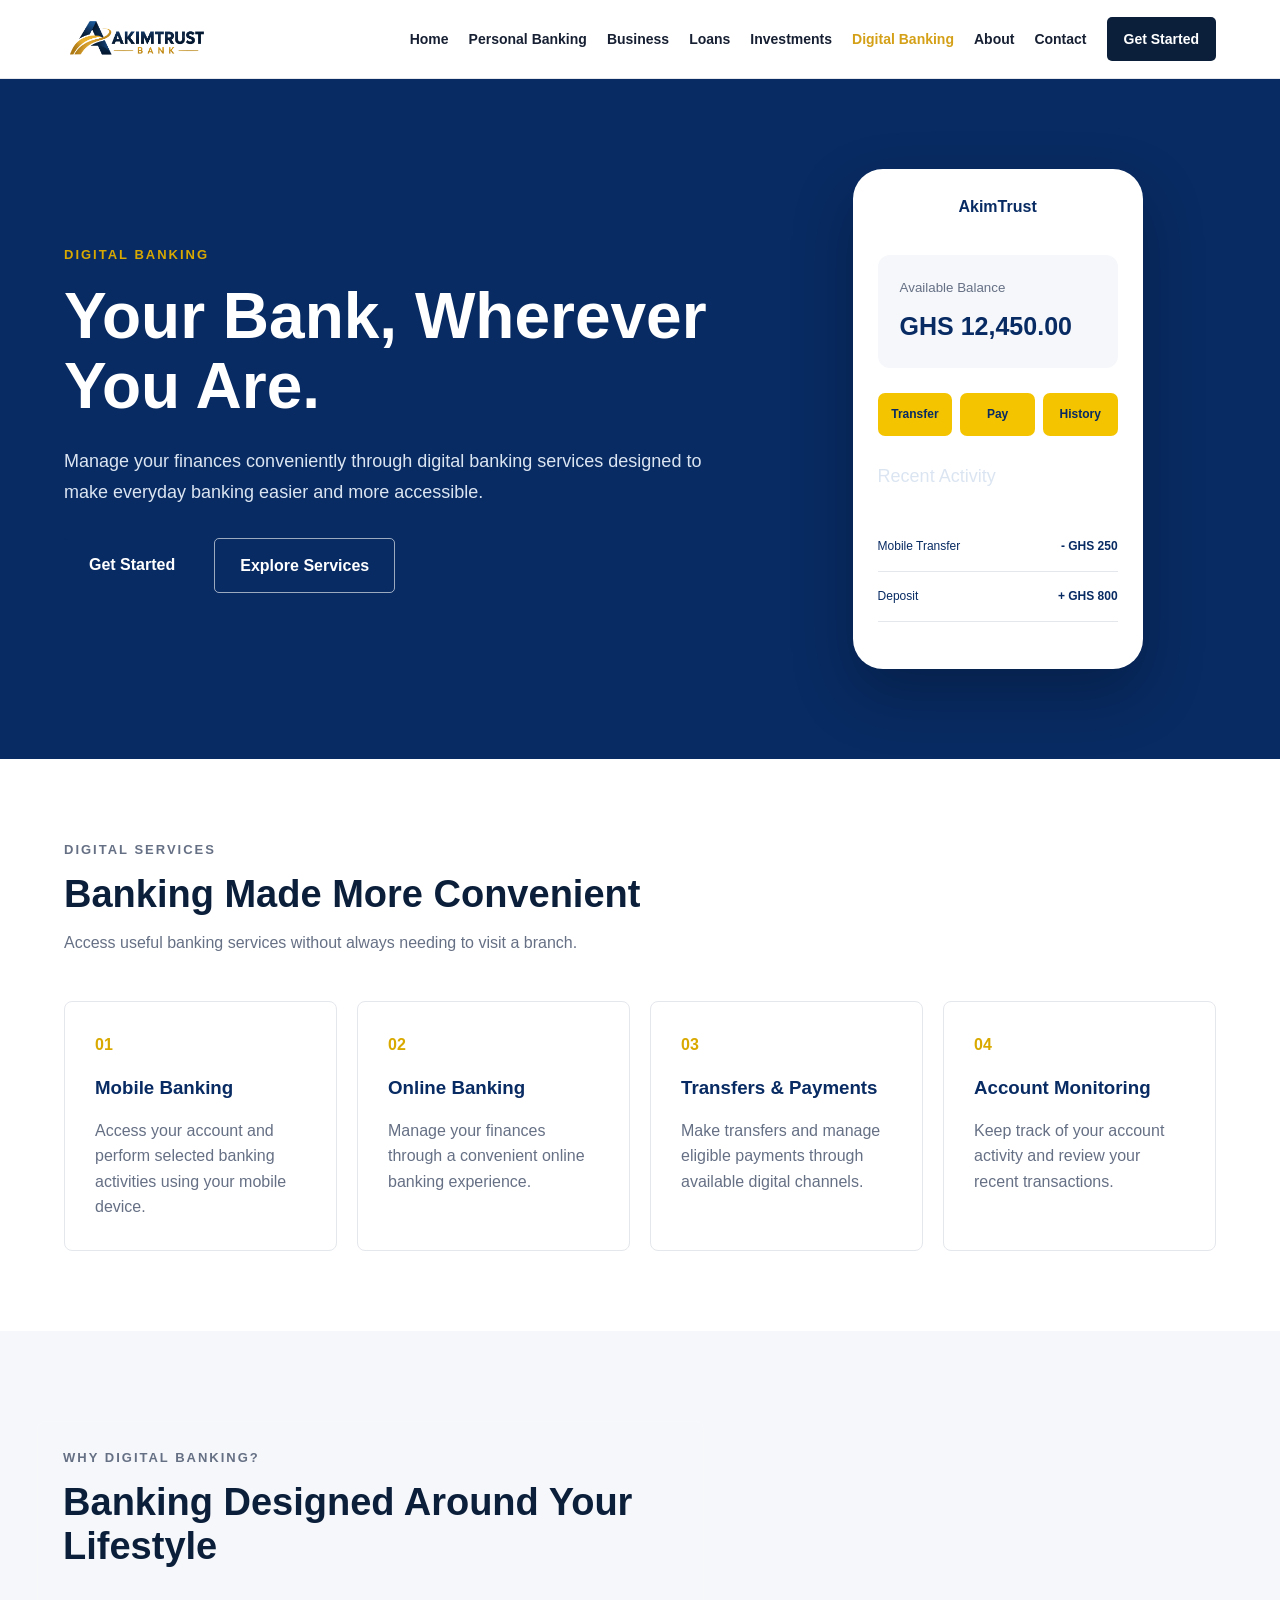
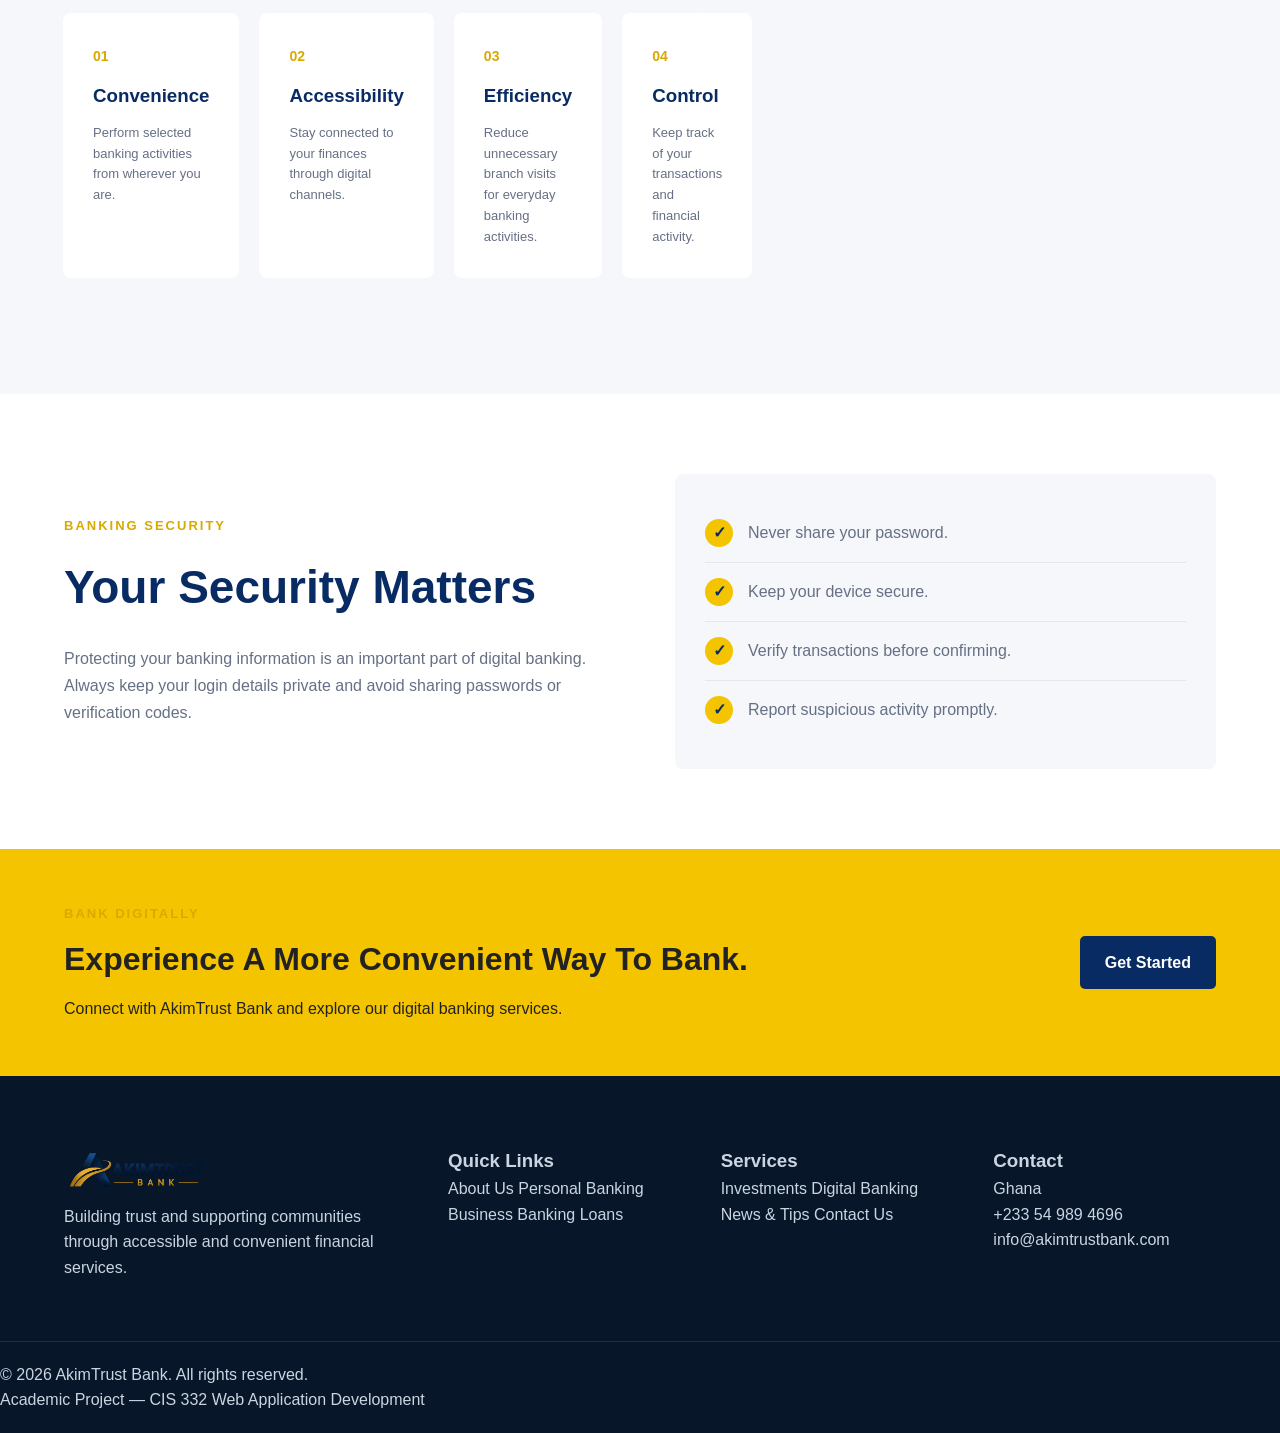
<file: digital-banking.html>
<!DOCTYPE html>
<html lang="en">

<head>
    <meta charset="UTF-8">
    <meta name="viewport" content="width=device-width, initial-scale=1.0">

    <title>Digital Banking | AkimTrust Bank</title>

    <meta name="description"
        content="Access convenient digital banking services with AkimTrust Bank.">

    <link rel="stylesheet" href="css/style.css">
</head>

<body>

    <!-- ================= HEADER ================= -->

    <header class="header">

        <div class="container nav-container">

            <a href="index.html" class="logo">
                <img src="images/logo.png"
                    alt="AkimTrust Bank Logo"
                    style="width:145px; height:50px; object-fit:contain; display:block;">
            </a>

            <button class="menu-toggle" id="menuToggle">
                ☰
            </button>

            <nav class="navigation" id="navigation">

                <a href="index.html">Home</a>

                <a href="personal.html">
                    Personal Banking
                </a>

                <a href="business.html">
                    Business
                </a>

                <a href="loans.html">
                    Loans
                </a>

                <a href="investments.html">
                    Investments
                </a>

                <a href="digital-banking.html" class="active">
                    Digital Banking
                </a>

                <a href="about.html">
                    About
                </a>

                <a href="contact.html">
                    Contact
                </a>

                <a href="contact.html" class="nav-button">
                    Get Started
                </a>

            </nav>

        </div>

    </header>


    <!-- ================= DIGITAL HERO ================= -->

    <section class="digital-hero">

        <div class="container digital-hero-grid">

            <div>

                <p class="eyebrow">
                    DIGITAL BANKING
                </p>

                <h1>
                    Your Bank, Wherever You Are.
                </h1>

                <p>
                    Manage your finances conveniently through
                    digital banking services designed to make
                    everyday banking easier and more accessible.
                </p>

                <div class="hero-buttons">

                    <a href="contact.html" class="primary-button">
                        Get Started
                    </a>

                    <a href="#digital-services"
                        class="digital-outline-button">
                        Explore Services
                    </a>

                </div>

            </div>


            <div class="digital-visual">

                <div class="digital-phone">

                    <div class="phone-top">
                        AkimTrust
                    </div>

                    <div class="phone-balance">
                        <small>Available Balance</small>

                        <strong>
                            GHS 12,450.00
                        </strong>
                    </div>

                    <div class="phone-actions">

                        <span>
                            Transfer
                        </span>

                        <span>
                            Pay
                        </span>

                        <span>
                            History
                        </span>

                    </div>

                    <div class="phone-transaction">

                        <p>
                            Recent Activity
                        </p>

                        <div>
                            <span>Mobile Transfer</span>
                            <strong>- GHS 250</strong>
                        </div>

                        <div>
                            <span>Deposit</span>
                            <strong>+ GHS 800</strong>
                        </div>

                    </div>

                </div>

            </div>

        </div>

    </section>


    <!-- ================= DIGITAL SERVICES ================= -->

    <section class="section" id="digital-services">

        <div class="container">

            <div class="section-heading">

                <p class="eyebrow">
                    DIGITAL SERVICES
                </p>

                <h2>
                    Banking Made More Convenient
                </h2>

                <p>
                    Access useful banking services without always
                    needing to visit a branch.
                </p>

            </div>


            <div class="digital-services-grid">


                <div class="digital-card">

                    <span>01</span>

                    <h3>
                        Mobile Banking
                    </h3>

                    <p>
                        Access your account and perform selected
                        banking activities using your mobile device.
                    </p>

                </div>


                <div class="digital-card">

                    <span>02</span>

                    <h3>
                        Online Banking
                    </h3>

                    <p>
                        Manage your finances through a convenient
                        online banking experience.
                    </p>

                </div>


                <div class="digital-card">

                    <span>03</span>

                    <h3>
                        Transfers & Payments
                    </h3>

                    <p>
                        Make transfers and manage eligible payments
                        through available digital channels.
                    </p>

                </div>


                <div class="digital-card">

                    <span>04</span>

                    <h3>
                        Account Monitoring
                    </h3>

                    <p>
                        Keep track of your account activity and
                        review your recent transactions.
                    </p>

                </div>

            </div>

        </div>

    </section>


    <!-- ================= FEATURES ================= -->

    <section class="digital-features">

        <div class="container">

            <div class="section-heading">

                <p class="eyebrow">
                    WHY DIGITAL BANKING?
                </p>

                <h2>
                    Banking Designed Around Your Lifestyle
                </h2>

            </div>


            <div class="digital-feature-grid">

                <div>

                    <strong>
                        01
                    </strong>

                    <h3>
                        Convenience
                    </h3>

                    <p>
                        Perform selected banking activities from
                        wherever you are.
                    </p>

                </div>


                <div>

                    <strong>
                        02
                    </strong>

                    <h3>
                        Accessibility
                    </h3>

                    <p>
                        Stay connected to your finances through
                        digital channels.
                    </p>

                </div>


                <div>

                    <strong>
                        03
                    </strong>

                    <h3>
                        Efficiency
                    </h3>

                    <p>
                        Reduce unnecessary branch visits for
                        everyday banking activities.
                    </p>

                </div>


                <div>

                    <strong>
                        04
                    </strong>

                    <h3>
                        Control
                    </h3>

                    <p>
                        Keep track of your transactions and
                        financial activity.
                    </p>

                </div>

            </div>

        </div>

    </section>


    <!-- ================= SECURITY ================= -->

    <section class="section">

        <div class="container digital-security">

            <div>

                <p class="eyebrow">
                    BANKING SECURITY
                </p>

                <h2>
                    Your Security Matters
                </h2>

                <p>
                    Protecting your banking information is an
                    important part of digital banking. Always
                    keep your login details private and avoid
                    sharing passwords or verification codes.
                </p>

            </div>


            <div class="security-box">

                <div>
                    <span>✓</span>

                    <p>
                        Never share your password.
                    </p>
                </div>

                <div>
                    <span>✓</span>

                    <p>
                        Keep your device secure.
                    </p>
                </div>

                <div>
                    <span>✓</span>

                    <p>
                        Verify transactions before confirming.
                    </p>
                </div>

                <div>
                    <span>✓</span>

                    <p>
                        Report suspicious activity promptly.
                    </p>
                </div>

            </div>

        </div>

    </section>


    <!-- ================= CTA ================= -->

    <section class="cta-section">

        <div class="container">

            <div>

                <p class="eyebrow">
                    BANK DIGITALLY
                </p>

                <h2>
                    Experience A More Convenient Way To Bank.
                </h2>

                <p>
                    Connect with AkimTrust Bank and explore our
                    digital banking services.
                </p>

            </div>

            <a href="contact.html" class="primary-button">
                Get Started
            </a>

        </div>

    </section>


    <!-- ================= FOOTER ================= -->

    <footer class="footer">

        <div class="container footer-grid">

            <div>

                <img src="images/logo.png"
                    alt="AkimTrust Bank Logo"
                    style="width:145px; height:50px; object-fit:contain;">

                <p>
                    Building trust and supporting communities
                    through accessible and convenient financial
                    services.
                </p>

            </div>


            <div>

                <h3>
                    Quick Links
                </h3>

                <a href="about.html">
                    About Us
                </a>

                <a href="personal.html">
                    Personal Banking
                </a>

                <a href="business.html">
                    Business Banking
                </a>

                <a href="loans.html">
                    Loans
                </a>

            </div>


            <div>

                <h3>
                    Services
                </h3>

                <a href="investments.html">
                    Investments
                </a>

                <a href="digital-banking.html">
                    Digital Banking
                </a>

                <a href="news.html">
                    News & Tips
                </a>

                <a href="contact.html">
                    Contact Us
                </a>

            </div>


            <div>

                <h3>
                    Contact
                </h3>

                <p>
                    Ghana
                </p>

                <p>
                    +233 54 989 4696
                </p>

                <p>
                    info@akimtrustbank.com
                </p>

            </div>

        </div>


        <div class="footer-bottom">

            <p>
                © 2026 AkimTrust Bank. All rights reserved.
            </p>

            <p>
                Academic Project — CIS 332 Web Application Development
            </p>

        </div>

    </footer>


    <script src="js/script.js"></script>

</body>

</html>
</file>
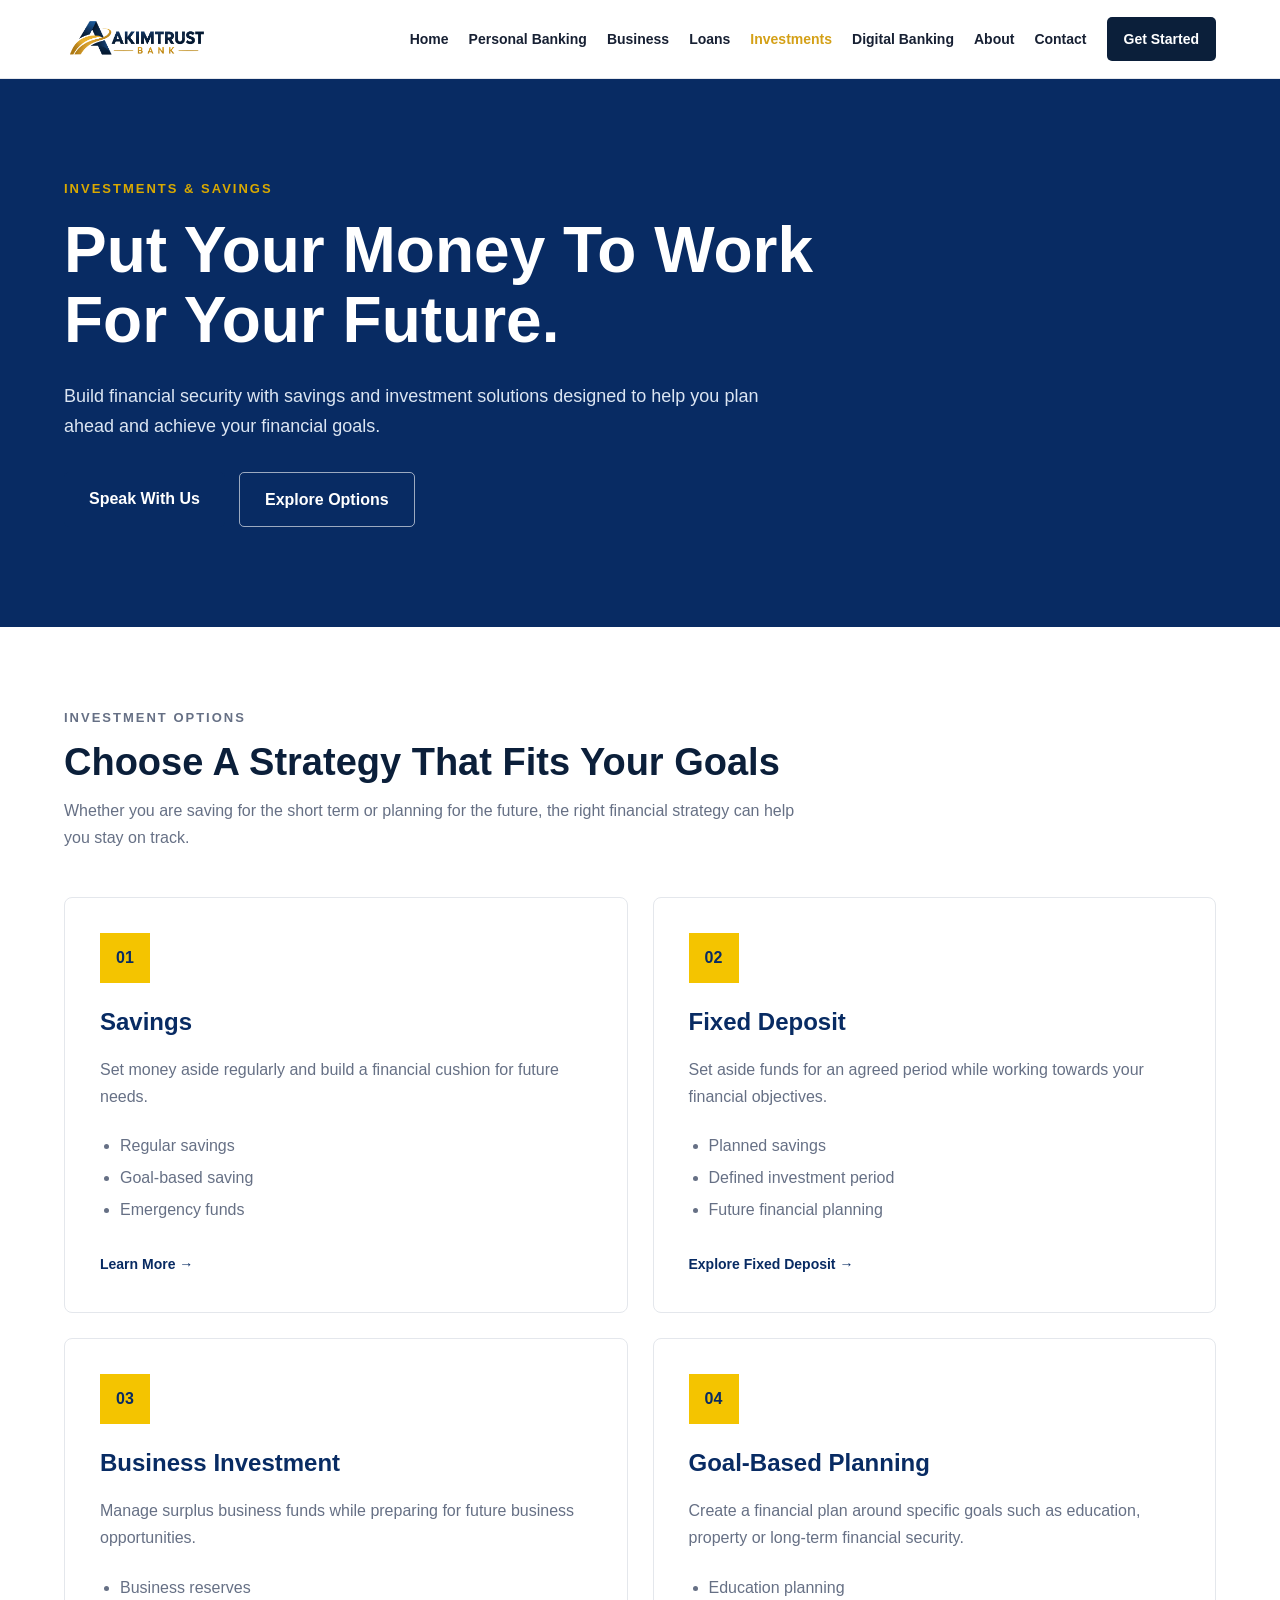
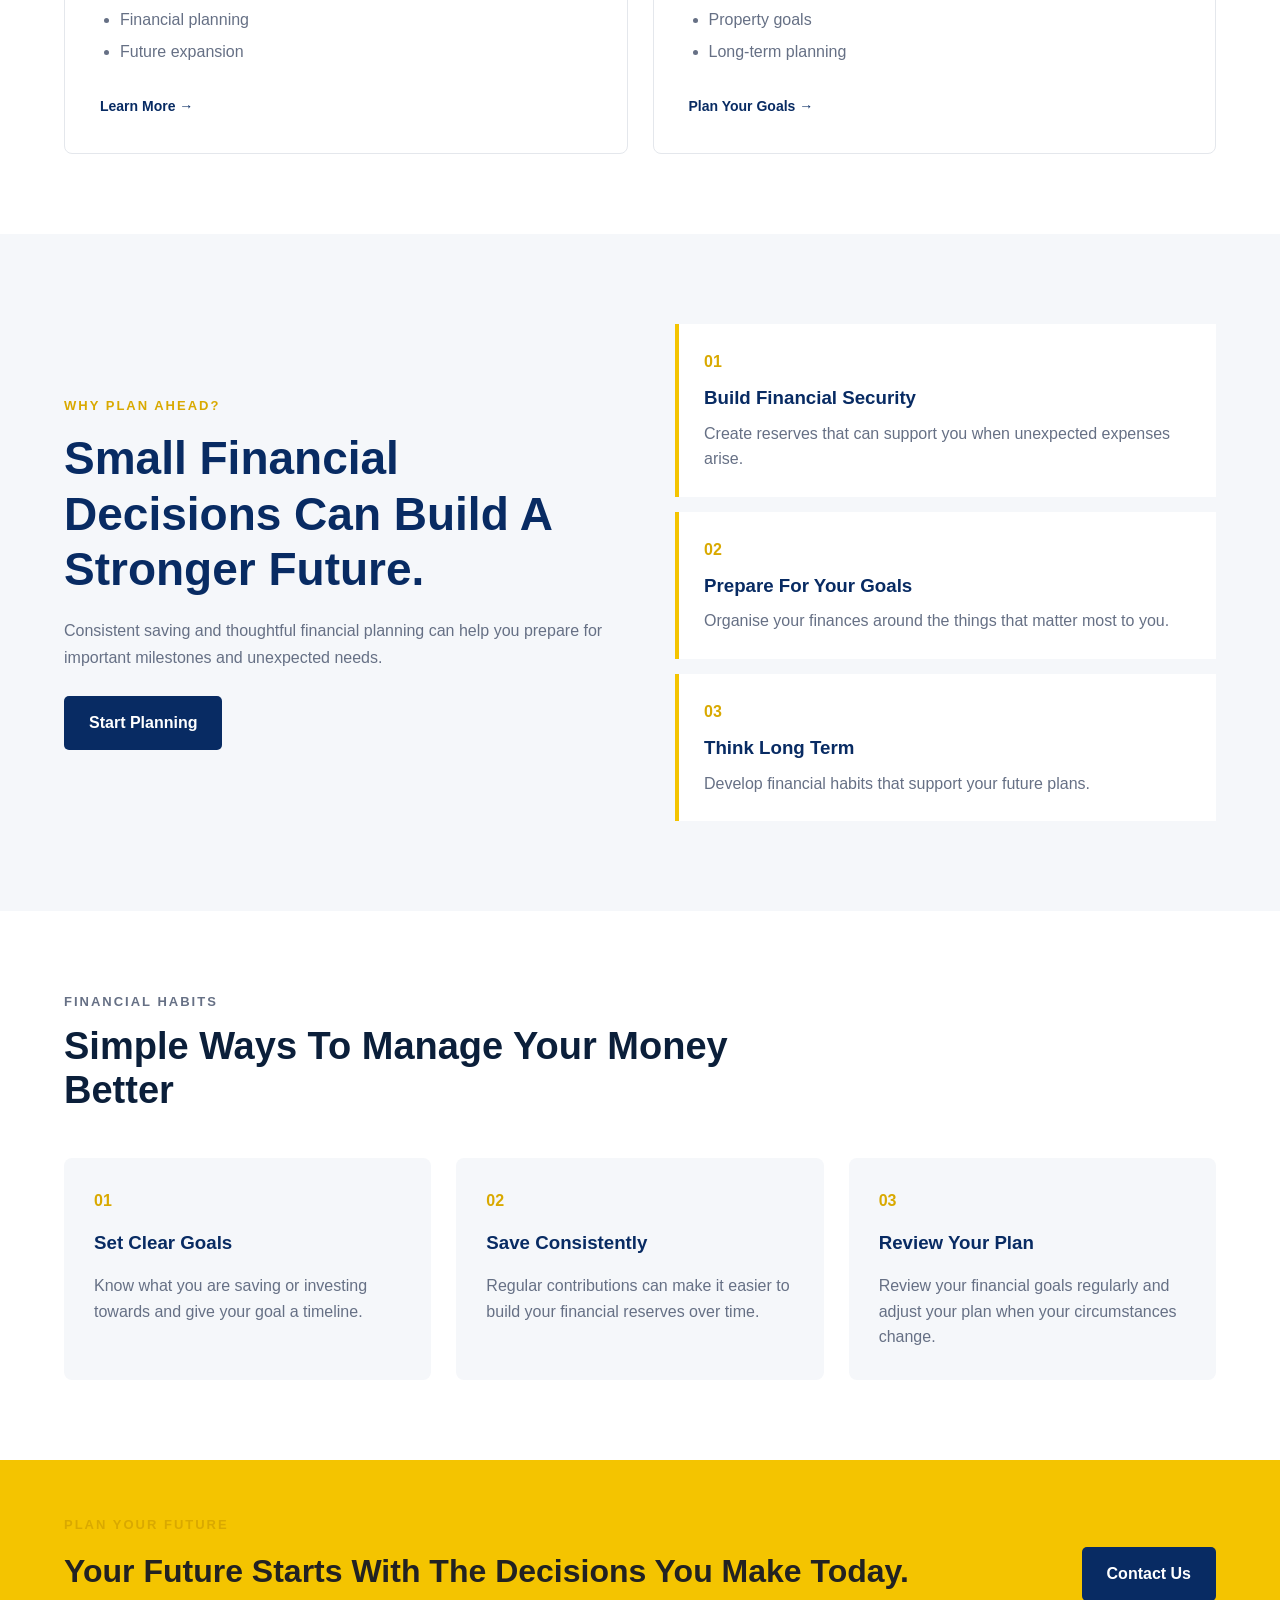
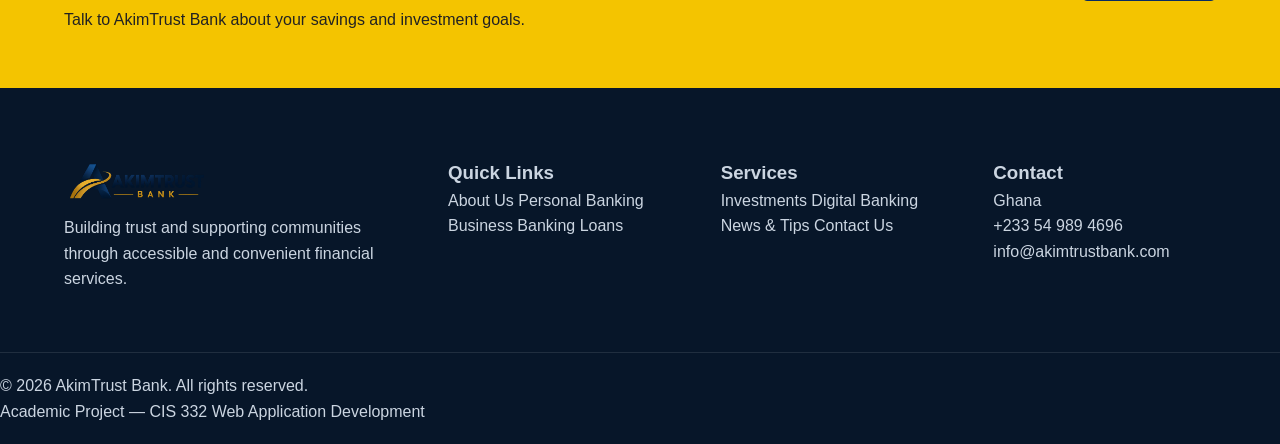
<file: investments.html>
<!DOCTYPE html>
<html lang="en">

<head>
    <meta charset="UTF-8">
    <meta name="viewport" content="width=device-width, initial-scale=1.0">

    <title>Investments | AkimTrust Bank</title>

    <meta name="description"
        content="Explore investment and savings opportunities designed to help you plan and grow your finances with AkimTrust Bank.">

    <link rel="stylesheet" href="css/style.css">
</head>

<body>

    <!-- ================= HEADER ================= -->

    <header class="header">

        <div class="container nav-container">

            <a href="index.html" class="logo">
                <img src="images/logo.png"
                    alt="AkimTrust Bank Logo"
                    style="width:145px; height:50px; object-fit:contain; display:block;">
            </a>

            <button class="menu-toggle" id="menuToggle">
                ☰
            </button>

            <nav class="navigation" id="navigation">

                <a href="index.html">Home</a>

                <a href="personal.html">
                    Personal Banking
                </a>

                <a href="business.html">
                    Business
                </a>

                <a href="loans.html">
                    Loans
                </a>

                <a href="investments.html" class="active">
                    Investments
                </a>

                <a href="digital-banking.html">
                    Digital Banking
                </a>

                <a href="about.html">
                    About
                </a>

                <a href="contact.html">
                    Contact
                </a>

                <a href="contact.html" class="nav-button">
                    Get Started
                </a>

            </nav>

        </div>

    </header>


    <!-- ================= INVESTMENT HERO ================= -->

    <section class="investment-hero">

        <div class="container investment-hero-content">

            <p class="eyebrow">
                INVESTMENTS & SAVINGS
            </p>

            <h1>
                Put Your Money To Work For Your Future.
            </h1>

            <p>
                Build financial security with savings and
                investment solutions designed to help you
                plan ahead and achieve your financial goals.
            </p>

            <div class="hero-buttons">

                <a href="contact.html" class="primary-button">
                    Speak With Us
                </a>

                <a href="#investment-options"
                    class="investment-outline-button">
                    Explore Options
                </a>

            </div>

        </div>

    </section>


    <!-- ================= INVESTMENT OPTIONS ================= -->

    <section class="section" id="investment-options">

        <div class="container">

            <div class="section-heading">

                <p class="eyebrow">
                    INVESTMENT OPTIONS
                </p>

                <h2>
                    Choose A Strategy That Fits Your Goals
                </h2>

                <p>
                    Whether you are saving for the short term
                    or planning for the future, the right financial
                    strategy can help you stay on track.
                </p>

            </div>


            <div class="investment-grid">


                <!-- Savings -->

                <div class="investment-card">

                    <div class="investment-number">
                        01
                    </div>

                    <h3>
                        Savings
                    </h3>

                    <p>
                        Set money aside regularly and build a
                        financial cushion for future needs.
                    </p>

                    <ul>
                        <li>Regular savings</li>
                        <li>Goal-based saving</li>
                        <li>Emergency funds</li>
                    </ul>

                    <a href="contact.html" class="text-link">
                        Learn More →
                    </a>

                </div>


                <!-- Fixed Deposit -->

                <div class="investment-card">

                    <div class="investment-number">
                        02
                    </div>

                    <h3>
                        Fixed Deposit
                    </h3>

                    <p>
                        Set aside funds for an agreed period while
                        working towards your financial objectives.
                    </p>

                    <ul>
                        <li>Planned savings</li>
                        <li>Defined investment period</li>
                        <li>Future financial planning</li>
                    </ul>

                    <a href="contact.html" class="text-link">
                        Explore Fixed Deposit →
                    </a>

                </div>


                <!-- Business Investment -->

                <div class="investment-card">

                    <div class="investment-number">
                        03
                    </div>

                    <h3>
                        Business Investment
                    </h3>

                    <p>
                        Manage surplus business funds while
                        preparing for future business opportunities.
                    </p>

                    <ul>
                        <li>Business reserves</li>
                        <li>Financial planning</li>
                        <li>Future expansion</li>
                    </ul>

                    <a href="contact.html" class="text-link">
                        Learn More →
                    </a>

                </div>


                <!-- Goal Planning -->

                <div class="investment-card">

                    <div class="investment-number">
                        04
                    </div>

                    <h3>
                        Goal-Based Planning
                    </h3>

                    <p>
                        Create a financial plan around specific
                        goals such as education, property or
                        long-term financial security.
                    </p>

                    <ul>
                        <li>Education planning</li>
                        <li>Property goals</li>
                        <li>Long-term planning</li>
                    </ul>

                    <a href="contact.html" class="text-link">
                        Plan Your Goals →
                    </a>

                </div>

            </div>

        </div>

    </section>


    <!-- ================= WHY INVEST ================= -->

    <section class="investment-benefits">

        <div class="container investment-benefits-grid">

            <div>

                <p class="eyebrow">
                    WHY PLAN AHEAD?
                </p>

                <h2>
                    Small Financial Decisions Can Build A Stronger Future.
                </h2>

                <p>
                    Consistent saving and thoughtful financial
                    planning can help you prepare for important
                    milestones and unexpected needs.
                </p>

                <a href="contact.html" class="primary-button">
                    Start Planning
                </a>

            </div>


            <div class="benefit-list">

                <div>

                    <span>01</span>

                    <h3>
                        Build Financial Security
                    </h3>

                    <p>
                        Create reserves that can support you
                        when unexpected expenses arise.
                    </p>

                </div>


                <div>

                    <span>02</span>

                    <h3>
                        Prepare For Your Goals
                    </h3>

                    <p>
                        Organise your finances around the things
                        that matter most to you.
                    </p>

                </div>


                <div>

                    <span>03</span>

                    <h3>
                        Think Long Term
                    </h3>

                    <p>
                        Develop financial habits that support
                        your future plans.
                    </p>

                </div>

            </div>

        </div>

    </section>


    <!-- ================= INVESTMENT TIPS ================= -->

    <section class="section">

        <div class="container">

            <div class="section-heading">

                <p class="eyebrow">
                    FINANCIAL HABITS
                </p>

                <h2>
                    Simple Ways To Manage Your Money Better
                </h2>

            </div>


            <div class="investment-tips">

                <div>

                    <span>
                        01
                    </span>

                    <h3>
                        Set Clear Goals
                    </h3>

                    <p>
                        Know what you are saving or investing
                        towards and give your goal a timeline.
                    </p>

                </div>


                <div>

                    <span>
                        02
                    </span>

                    <h3>
                        Save Consistently
                    </h3>

                    <p>
                        Regular contributions can make it easier
                        to build your financial reserves over time.
                    </p>

                </div>


                <div>

                    <span>
                        03
                    </span>

                    <h3>
                        Review Your Plan
                    </h3>

                    <p>
                        Review your financial goals regularly and
                        adjust your plan when your circumstances
                        change.
                    </p>

                </div>

            </div>

        </div>

    </section>


    <!-- ================= CTA ================= -->

    <section class="cta-section">

        <div class="container">

            <div>

                <p class="eyebrow">
                    PLAN YOUR FUTURE
                </p>

                <h2>
                    Your Future Starts With The Decisions You Make Today.
                </h2>

                <p>
                    Talk to AkimTrust Bank about your savings and
                    investment goals.
                </p>

            </div>

            <a href="contact.html" class="primary-button">
                Contact Us
            </a>

        </div>

    </section>


    <!-- ================= FOOTER ================= -->

    <footer class="footer">

        <div class="container footer-grid">

            <div>

                <img src="images/logo.png"
                    alt="AkimTrust Bank Logo"
                    style="width:145px; height:50px; object-fit:contain;">

                <p>
                    Building trust and supporting communities
                    through accessible and convenient financial
                    services.
                </p>

            </div>


            <div>

                <h3>
                    Quick Links
                </h3>

                <a href="about.html">
                    About Us
                </a>

                <a href="personal.html">
                    Personal Banking
                </a>

                <a href="business.html">
                    Business Banking
                </a>

                <a href="loans.html">
                    Loans
                </a>

            </div>


            <div>

                <h3>
                    Services
                </h3>

                <a href="investments.html">
                    Investments
                </a>

                <a href="digital-banking.html">
                    Digital Banking
                </a>

                <a href="news.html">
                    News & Tips
                </a>

                <a href="contact.html">
                    Contact Us
                </a>

            </div>


            <div>

                <h3>
                    Contact
                </h3>

                <p>
                    Ghana
                </p>

                <p>
                    +233 54 989 4696
                </p>

                <p>
                    info@akimtrustbank.com
                </p>

            </div>

        </div>


        <div class="footer-bottom">

            <p>
                © 2026 AkimTrust Bank. All rights reserved.
            </p>

            <p>
                Academic Project — CIS 332 Web Application Development
            </p>

        </div>

    </footer>


    <script src="js/script.js"></script>

</body>

</html>
</file>
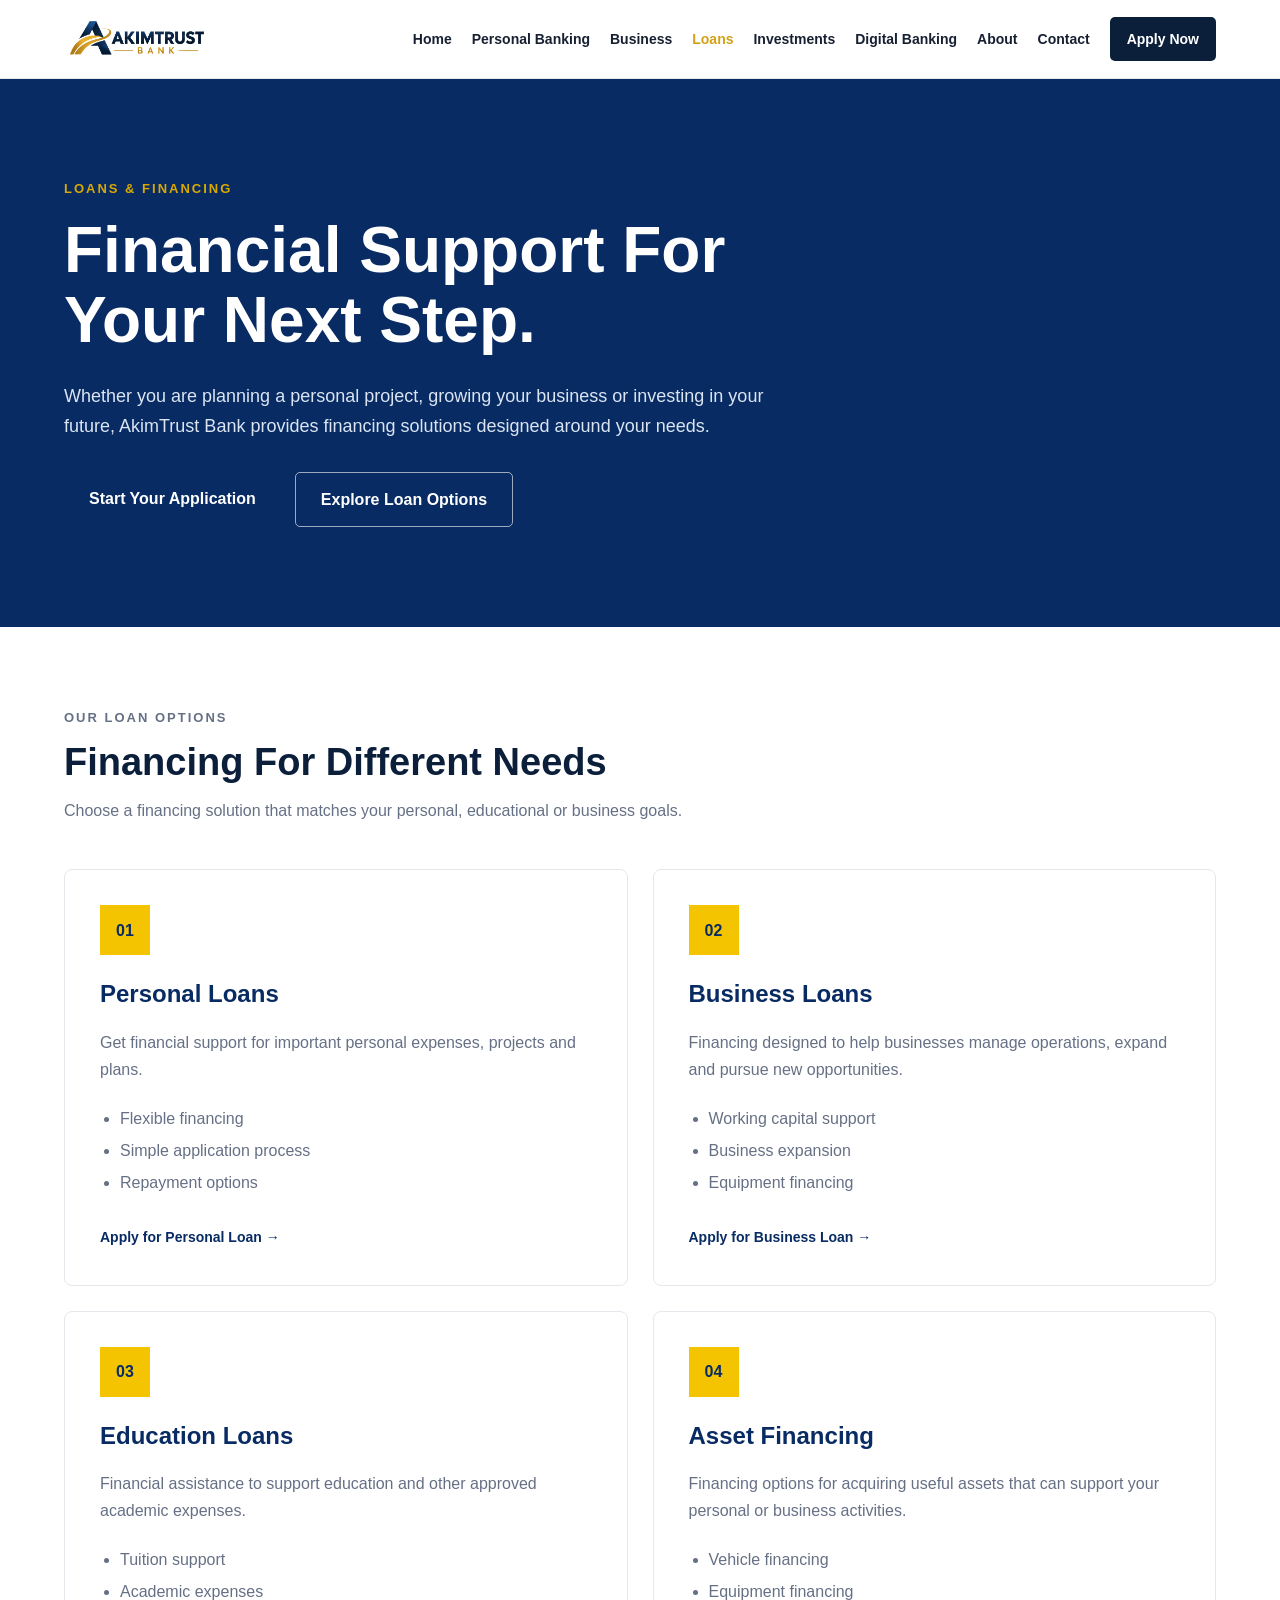
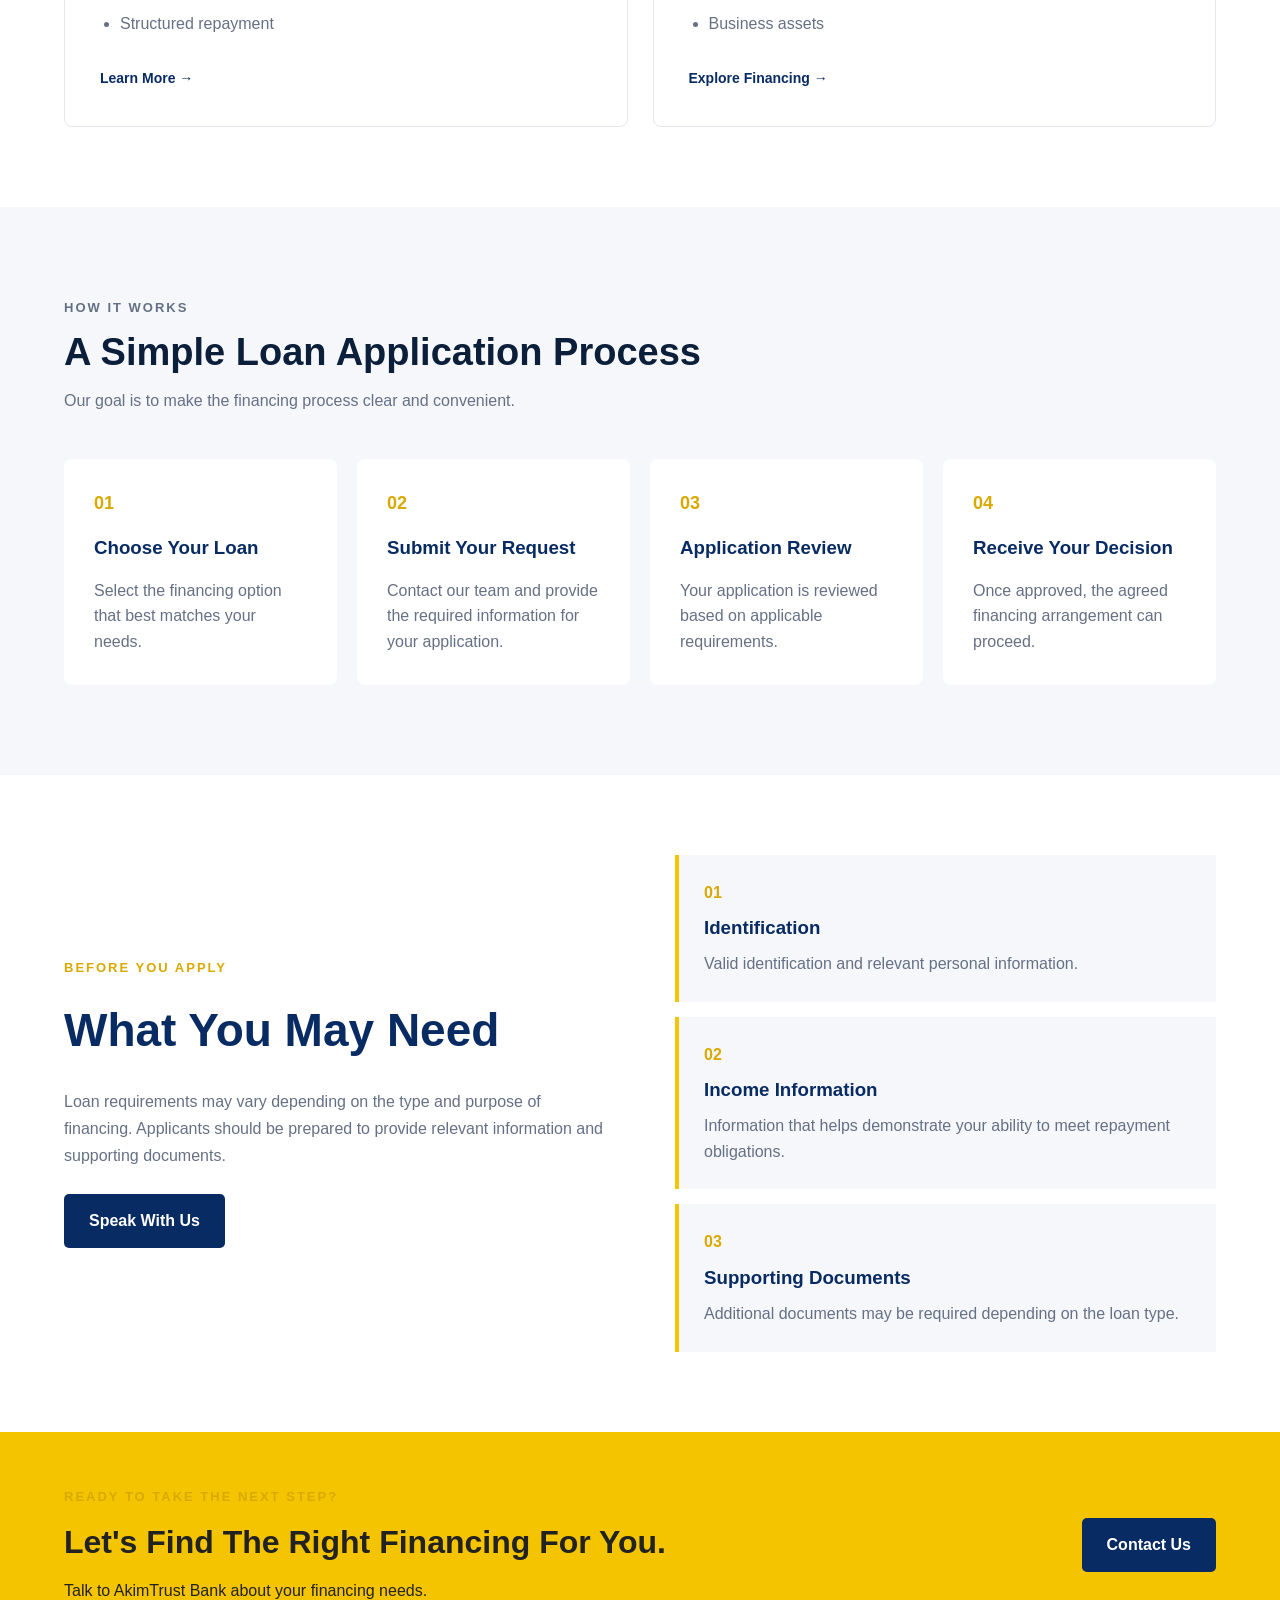
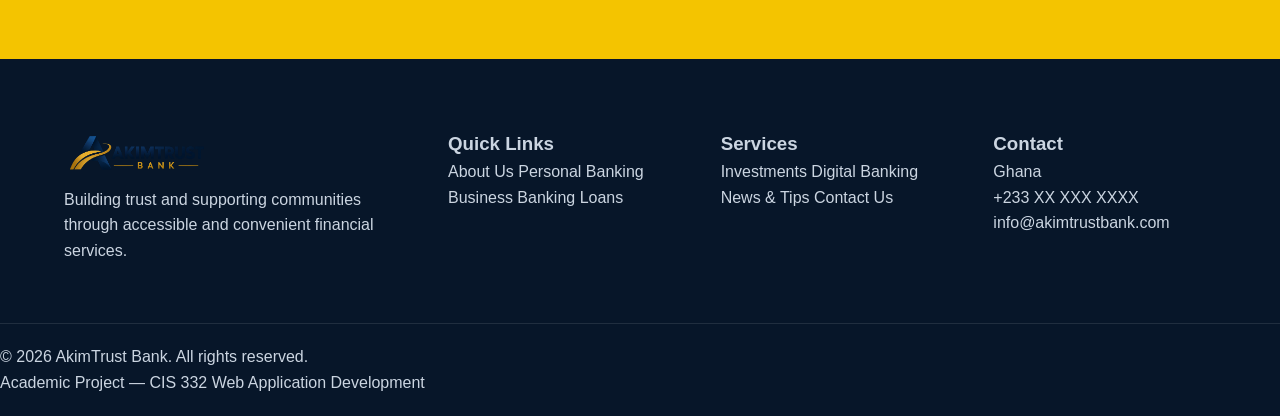
<file: loans.html>
<!DOCTYPE html>
<html lang="en">

<head>
    <meta charset="UTF-8">
    <meta name="viewport" content="width=device-width, initial-scale=1.0">

    <title>Loans | AkimTrust Bank</title>

    <meta name="description"
        content="Explore personal, business, education and asset financing solutions from AkimTrust Bank.">

    <link rel="stylesheet" href="css/style.css">
</head>

<body>

    <!-- ================= HEADER ================= -->

    <header class="header">

        <div class="container nav-container">

            <a href="index.html" class="logo">
                <img src="images/logo.png"
                    alt="AkimTrust Bank Logo"
                    style="width:145px; height:50px; object-fit:contain; display:block;">
            </a>

            <button class="menu-toggle" id="menuToggle">
                ☰
            </button>

            <nav class="navigation" id="navigation">

                <a href="index.html">Home</a>

                <a href="personal.html">
                    Personal Banking
                </a>

                <a href="business.html">
                    Business
                </a>

                <a href="loans.html" class="active">
                    Loans
                </a>

                <a href="investments.html">
                    Investments
                </a>

                <a href="digital-banking.html">
                    Digital Banking
                </a>

                <a href="about.html">
                    About
                </a>

                <a href="contact.html">
                    Contact
                </a>

                <a href="contact.html" class="nav-button">
                    Apply Now
                </a>

            </nav>

        </div>

    </header>


    <!-- ================= LOANS HERO ================= -->

    <section class="loans-hero">

        <div class="container loans-hero-content">

            <p class="eyebrow">
                LOANS & FINANCING
            </p>

            <h1>
                Financial Support For Your Next Step.
            </h1>

            <p>
                Whether you are planning a personal project,
                growing your business or investing in your future,
                AkimTrust Bank provides financing solutions
                designed around your needs.
            </p>

            <div class="hero-buttons">

                <a href="contact.html" class="primary-button">
                    Start Your Application
                </a>

                <a href="#loan-types" class="loans-outline-button">
                    Explore Loan Options
                </a>

            </div>

        </div>

    </section>


    <!-- ================= LOAN TYPES ================= -->

    <section class="section" id="loan-types">

        <div class="container">

            <div class="section-heading">

                <p class="eyebrow">
                    OUR LOAN OPTIONS
                </p>

                <h2>
                    Financing For Different Needs
                </h2>

                <p>
                    Choose a financing solution that matches
                    your personal, educational or business goals.
                </p>

            </div>


            <div class="loan-grid">


                <!-- Personal Loan -->

                <div class="loan-card">

                    <div class="loan-icon">
                        01
                    </div>

                    <h3>
                        Personal Loans
                    </h3>

                    <p>
                        Get financial support for important
                        personal expenses, projects and plans.
                    </p>

                    <ul>
                        <li>Flexible financing</li>
                        <li>Simple application process</li>
                        <li>Repayment options</li>
                    </ul>

                    <a href="contact.html" class="text-link">
                        Apply for Personal Loan →
                    </a>

                </div>


                <!-- Business Loan -->

                <div class="loan-card">

                    <div class="loan-icon">
                        02
                    </div>

                    <h3>
                        Business Loans
                    </h3>

                    <p>
                        Financing designed to help businesses
                        manage operations, expand and pursue
                        new opportunities.
                    </p>

                    <ul>
                        <li>Working capital support</li>
                        <li>Business expansion</li>
                        <li>Equipment financing</li>
                    </ul>

                    <a href="contact.html" class="text-link">
                        Apply for Business Loan →
                    </a>

                </div>


                <!-- Education Loan -->

                <div class="loan-card">

                    <div class="loan-icon">
                        03
                    </div>

                    <h3>
                        Education Loans
                    </h3>

                    <p>
                        Financial assistance to support education
                        and other approved academic expenses.
                    </p>

                    <ul>
                        <li>Tuition support</li>
                        <li>Academic expenses</li>
                        <li>Structured repayment</li>
                    </ul>

                    <a href="contact.html" class="text-link">
                        Learn More →
                    </a>

                </div>


                <!-- Asset Financing -->

                <div class="loan-card">

                    <div class="loan-icon">
                        04
                    </div>

                    <h3>
                        Asset Financing
                    </h3>

                    <p>
                        Financing options for acquiring useful
                        assets that can support your personal or
                        business activities.
                    </p>

                    <ul>
                        <li>Vehicle financing</li>
                        <li>Equipment financing</li>
                        <li>Business assets</li>
                    </ul>

                    <a href="contact.html" class="text-link">
                        Explore Financing →
                    </a>

                </div>

            </div>

        </div>

    </section>


    <!-- ================= HOW IT WORKS ================= -->

    <section class="loan-process">

        <div class="container">

            <div class="section-heading">

                <p class="eyebrow">
                    HOW IT WORKS
                </p>

                <h2>
                    A Simple Loan Application Process
                </h2>

                <p>
                    Our goal is to make the financing process
                    clear and convenient.
                </p>

            </div>


            <div class="process-grid">


                <div class="process-step">

                    <span>
                        01
                    </span>

                    <h3>
                        Choose Your Loan
                    </h3>

                    <p>
                        Select the financing option that best
                        matches your needs.
                    </p>

                </div>


                <div class="process-step">

                    <span>
                        02
                    </span>

                    <h3>
                        Submit Your Request
                    </h3>

                    <p>
                        Contact our team and provide the required
                        information for your application.
                    </p>

                </div>


                <div class="process-step">

                    <span>
                        03
                    </span>

                    <h3>
                        Application Review
                    </h3>

                    <p>
                        Your application is reviewed based on
                        applicable requirements.
                    </p>

                </div>


                <div class="process-step">

                    <span>
                        04
                    </span>

                    <h3>
                        Receive Your Decision
                    </h3>

                    <p>
                        Once approved, the agreed financing
                        arrangement can proceed.
                    </p>

                </div>

            </div>

        </div>

    </section>


    <!-- ================= ELIGIBILITY ================= -->

    <section class="section">

        <div class="container eligibility-grid">

            <div>

                <p class="eyebrow">
                    BEFORE YOU APPLY
                </p>

                <h2>
                    What You May Need
                </h2>

                <p class="eligibility-intro">
                    Loan requirements may vary depending on the
                    type and purpose of financing. Applicants
                    should be prepared to provide relevant
                    information and supporting documents.
                </p>

                <a href="contact.html" class="primary-button">
                    Speak With Us
                </a>

            </div>


            <div class="eligibility-list">

                <div>
                    <strong>01</strong>

                    <h3>
                        Identification
                    </h3>

                    <p>
                        Valid identification and relevant personal
                        information.
                    </p>
                </div>


                <div>
                    <strong>02</strong>

                    <h3>
                        Income Information
                    </h3>

                    <p>
                        Information that helps demonstrate your
                        ability to meet repayment obligations.
                    </p>
                </div>


                <div>
                    <strong>03</strong>

                    <h3>
                        Supporting Documents
                    </h3>

                    <p>
                        Additional documents may be required
                        depending on the loan type.
                    </p>
                </div>

            </div>

        </div>

    </section>


    <!-- ================= CTA ================= -->

    <section class="cta-section">

        <div class="container">

            <div>

                <p class="eyebrow">
                    READY TO TAKE THE NEXT STEP?
                </p>

                <h2>
                    Let's Find The Right Financing For You.
                </h2>

                <p>
                    Talk to AkimTrust Bank about your financing
                    needs.
                </p>

            </div>

            <a href="contact.html" class="primary-button">
                Contact Us
            </a>

        </div>

    </section>


    <!-- ================= FOOTER ================= -->

    <footer class="footer">

        <div class="container footer-grid">

            <div>

                <img src="images/logo.png"
                    alt="AkimTrust Bank Logo"
                    style="width:145px; height:50px; object-fit:contain;">

                <p>
                    Building trust and supporting communities
                    through accessible and convenient financial
                    services.
                </p>

            </div>


            <div>

                <h3>
                    Quick Links
                </h3>

                <a href="about.html">
                    About Us
                </a>

                <a href="personal.html">
                    Personal Banking
                </a>

                <a href="business.html">
                    Business Banking
                </a>

                <a href="loans.html">
                    Loans
                </a>

            </div>


            <div>

                <h3>
                    Services
                </h3>

                <a href="investments.html">
                    Investments
                </a>

                <a href="digital-banking.html">
                    Digital Banking
                </a>

                <a href="news.html">
                    News & Tips
                </a>

                <a href="contact.html">
                    Contact Us
                </a>

            </div>


            <div>

                <h3>
                    Contact
                </h3>

                <p>
                    Ghana
                </p>

                <p>
                    +233 XX XXX XXXX
                </p>

                <p>
                    info@akimtrustbank.com
                </p>

            </div>

        </div>


        <div class="footer-bottom">

            <p>
                © 2026 AkimTrust Bank. All rights reserved.
            </p>

            <p>
                Academic Project — CIS 332 Web Application Development
            </p>

        </div>

    </footer>


    <script src="js/script.js"></script>

</body>

</html>
</file>
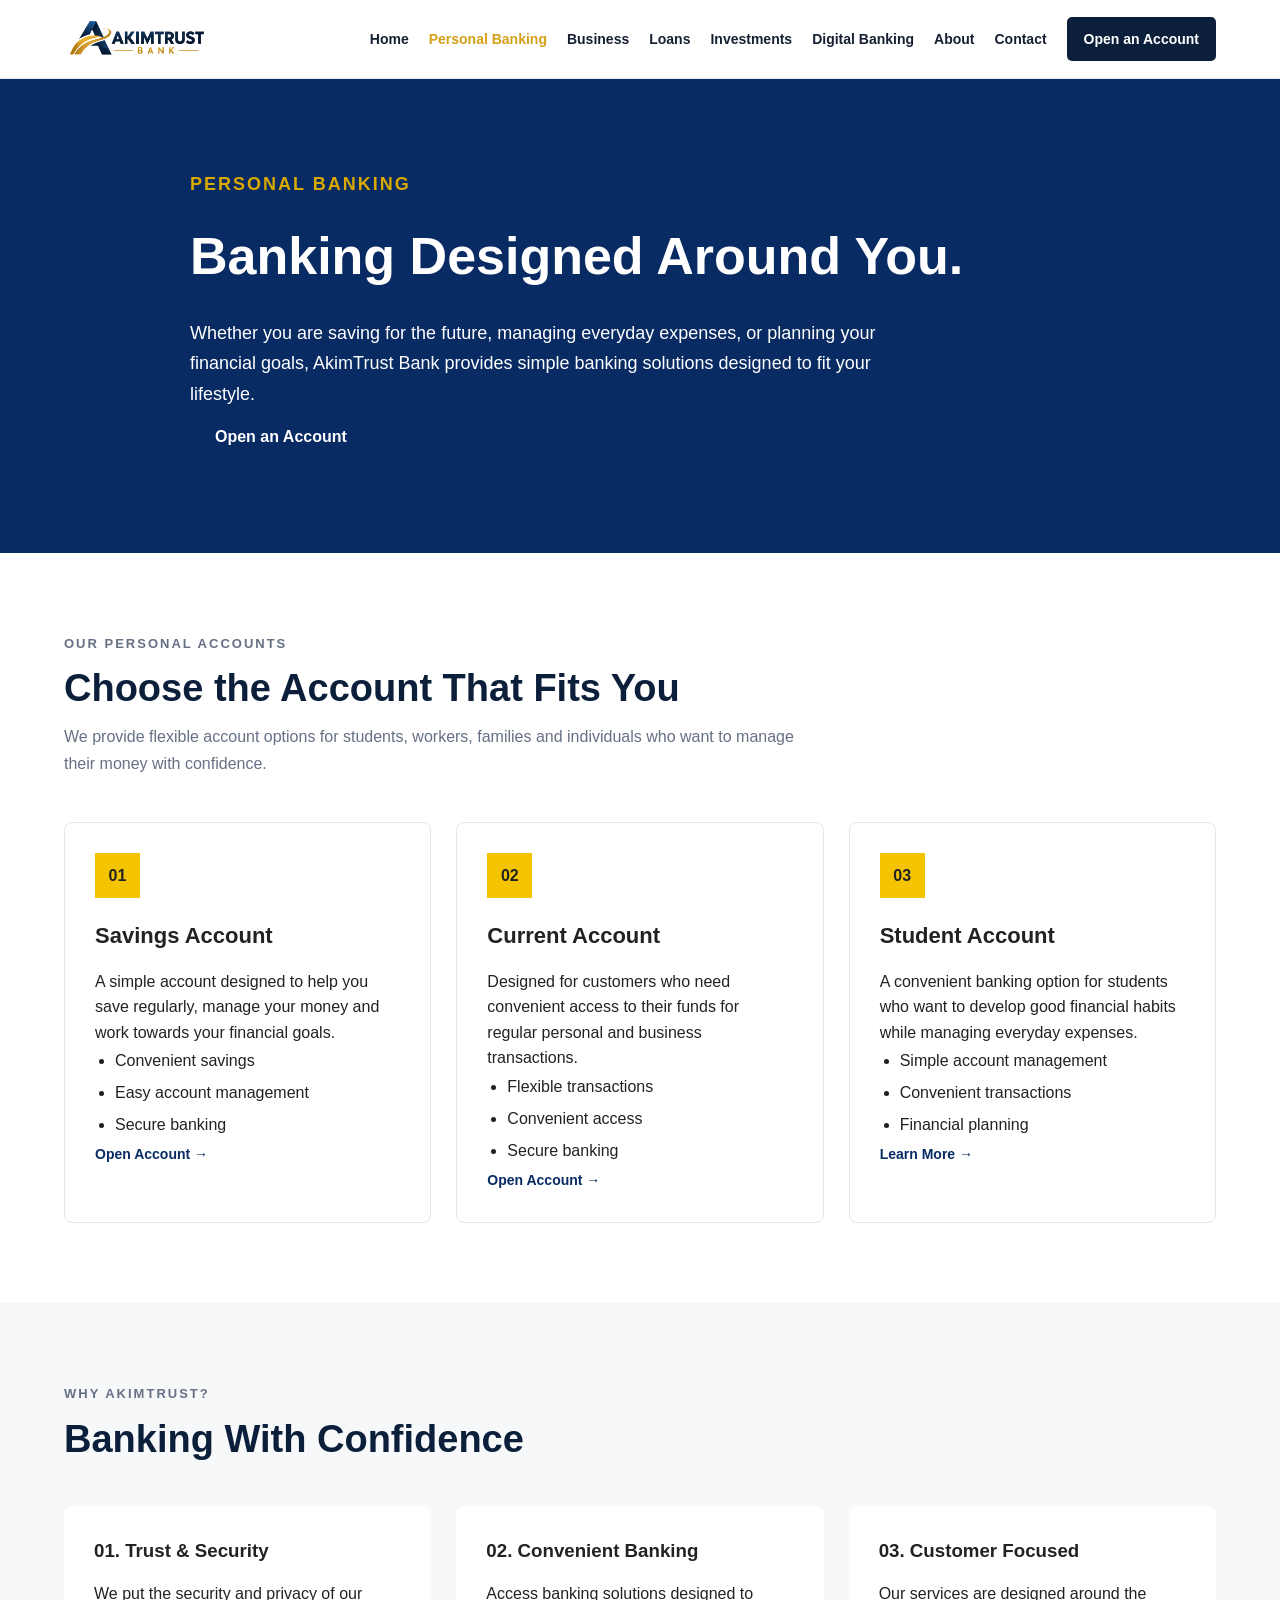
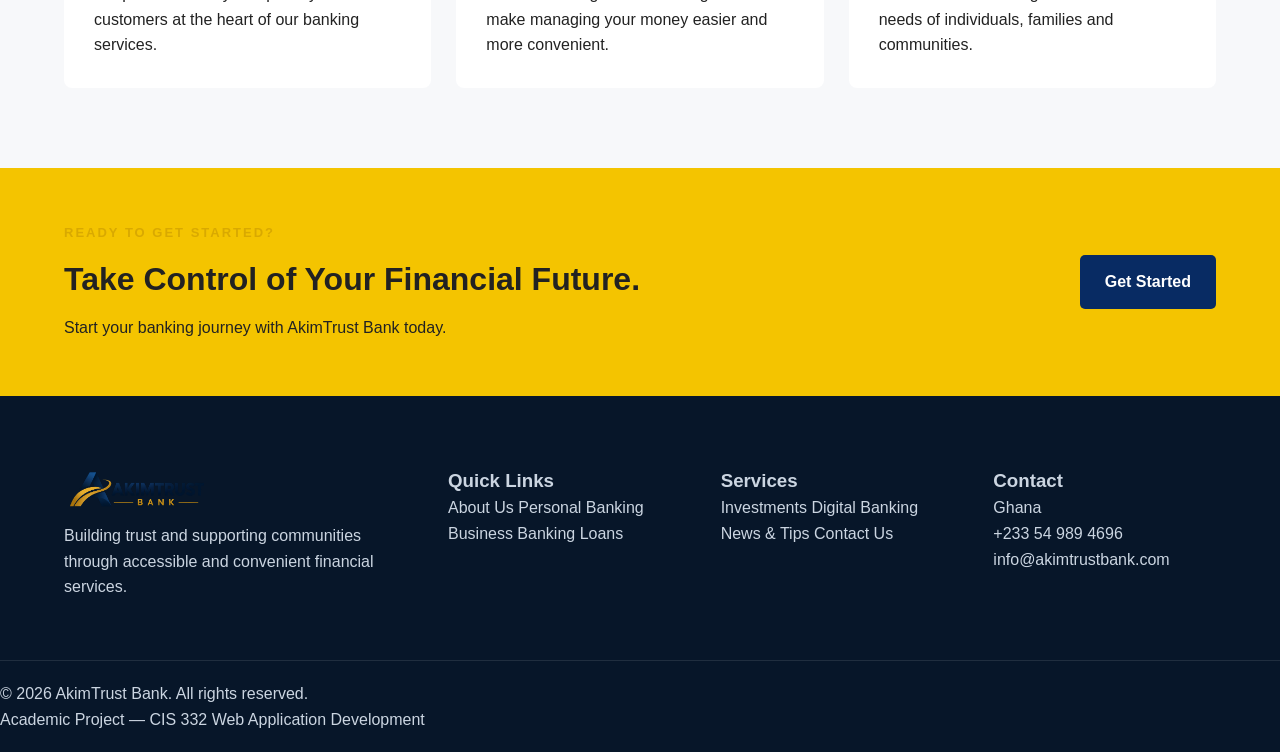
<file: personal.html>
<!DOCTYPE html>
<html lang="en">
<head>
    <meta charset="UTF-8">
    <meta name="viewport" content="width=device-width, initial-scale=1.0">

    <title>Personal Banking | AkimTrust Bank</title>

    <meta name="description"
          content="Explore AkimTrust Bank personal banking solutions including savings and current accounts designed around your financial needs.">

    <link rel="stylesheet" href="css/style.css">
</head>

<body>

<!-- ================= HEADER ================= -->

<header class="header">
    <div class="container nav-container">

        <a href="index.html" class="logo">
            <img src="images/logo.png"
                 alt="AkimTrust Bank Logo"
                 style="width:145px; height:50px; object-fit:contain; display:block;">
        </a>

        <nav class="navigation">

            <a href="index.html">Home</a>

            <a href="personal.html" class="active">
                Personal Banking
            </a>

            <a href="business.html">Business</a>

            <a href="loans.html">Loans</a>

            <a href="investments.html">Investments</a>

            <a href="digital-banking.html">Digital Banking</a>

            <a href="about.html">About</a>

            <a href="contact.html">Contact</a>

            <a href="contact.html" class="nav-button">
                Open an Account
            </a>

        </nav>

    </div>
</header>


<!-- ================= PAGE HERO ================= -->

<section class="page-hero">

    <div class="container">

        <p class="eyebrow">PERSONAL BANKING</p>

        <h1>Banking Designed Around You.</h1>

        <p>
            Whether you are saving for the future, managing everyday expenses,
            or planning your financial goals, AkimTrust Bank provides simple
            banking solutions designed to fit your lifestyle.
        </p>

        <a href="contact.html" class="primary-button">
            Open an Account
        </a>

    </div>

</section>


<!-- ================= BANKING PRODUCTS ================= -->

<section class="section">

    <div class="container">

        <div class="section-heading">

            <p class="eyebrow">OUR PERSONAL ACCOUNTS</p>

            <h2>Choose the Account That Fits You</h2>

            <p>
                We provide flexible account options for students, workers,
                families and individuals who want to manage their money with
                confidence.
            </p>

        </div>


        <div class="cards-grid">


            <!-- Savings Account -->

            <div class="card">

                <div class="card-icon">01</div>

                <h3>Savings Account</h3>

                <p>
                    A simple account designed to help you save regularly,
                    manage your money and work towards your financial goals.
                </p>

                <ul>
                    <li>Convenient savings</li>
                    <li>Easy account management</li>
                    <li>Secure banking</li>
                </ul>

                <a href="contact.html" class="text-link">
                    Open Account →
                </a>

            </div>


            <!-- Current Account -->

            <div class="card">

                <div class="card-icon">02</div>

                <h3>Current Account</h3>

                <p>
                    Designed for customers who need convenient access to
                    their funds for regular personal and business transactions.
                </p>

                <ul>
                    <li>Flexible transactions</li>
                    <li>Convenient access</li>
                    <li>Secure banking</li>
                </ul>

                <a href="contact.html" class="text-link">
                    Open Account →
                </a>

            </div>


            <!-- Student Account -->

            <div class="card">

                <div class="card-icon">03</div>

                <h3>Student Account</h3>

                <p>
                    A convenient banking option for students who want to
                    develop good financial habits while managing everyday
                    expenses.
                </p>

                <ul>
                    <li>Simple account management</li>
                    <li>Convenient transactions</li>
                    <li>Financial planning</li>
                </ul>

                <a href="contact.html" class="text-link">
                    Learn More →
                </a>

            </div>


        </div>

    </div>

</section>


<!-- ================= WHY BANK WITH US ================= -->

<section class="section light-section">

    <div class="container">

        <div class="section-heading">

            <p class="eyebrow">WHY AKIMTRUST?</p>

            <h2>Banking With Confidence</h2>

        </div>


        <div class="features-grid">

            <div class="feature">

                <h3>01. Trust & Security</h3>

                <p>
                    We put the security and privacy of our customers at the
                    heart of our banking services.
                </p>

            </div>


            <div class="feature">

                <h3>02. Convenient Banking</h3>

                <p>
                    Access banking solutions designed to make managing your
                    money easier and more convenient.
                </p>

            </div>


            <div class="feature">

                <h3>03. Customer Focused</h3>

                <p>
                    Our services are designed around the needs of individuals,
                    families and communities.
                </p>

            </div>

        </div>

    </div>

</section>


<!-- ================= CTA ================= -->

<section class="cta-section">

    <div class="container">

        <div>

            <p class="eyebrow">READY TO GET STARTED?</p>

            <h2>Take Control of Your Financial Future.</h2>

            <p>
                Start your banking journey with AkimTrust Bank today.
            </p>

        </div>

        <a href="contact.html" class="primary-button">
            Get Started
        </a>

    </div>

</section>


<!-- ================= FOOTER ================= -->

<footer class="footer">

    <div class="container footer-grid">

        <div>

            <img src="images/logo.png"
                 alt="AkimTrust Bank Logo"
                 style="width:145px; height:50px; object-fit:contain;">

            <p>
                Building trust and supporting communities through accessible
                and convenient financial services.
            </p>

        </div>


        <div>

            <h3>Quick Links</h3>

            <a href="about.html">About Us</a>
            <a href="personal.html">Personal Banking</a>
            <a href="business.html">Business Banking</a>
            <a href="loans.html">Loans</a>

        </div>


        <div>

            <h3>Services</h3>

            <a href="investments.html">Investments</a>
            <a href="digital-banking.html">Digital Banking</a>
            <a href="news.html">News & Tips</a>
            <a href="contact.html">Contact Us</a>

        </div>


        <div>

            <h3>Contact</h3>

            <p>Ghana</p>
            <p>+233 54 989 4696</p>
            <p>info@akimtrustbank.com</p>

        </div>

    </div>


    <div class="footer-bottom">

        <p>
            © 2026 AkimTrust Bank. All rights reserved.
        </p>

        <p>
            Academic Project — CIS 332 Web Application Development
        </p>

    </div>

</footer>

</body>
</html>
</file>
<file: css/style.css>
/* =====================================================
   AKIMTRUST BANK
   MAIN STYLESHEET
   ===================================================== */


/* ================= GLOBAL ================= */

* {
    margin: 0;
    padding: 0;
    box-sizing: border-box;
}

:root {
    --navy: #0b1f3a;
    --navy-light: #132d50;
    --gold: #d4a017;
    --gold-light: #f0c75e;
    --white: #ffffff;
    --light: #f5f7fa;
    --text: #172033;
    --gray: #667085;
    --border: #e5e7eb;
}

html {
    scroll-behavior: smooth;
}

body {
    font-family: Arial, Helvetica, sans-serif;
    color: var(--text);
    background: var(--white);
    line-height: 1.6;
}

a {
    text-decoration: none;
    color: inherit;
}

.container {
    width: min(1120px, 92%);
    margin: 0 auto;
}

.section {
    padding: 90px 0;
}


/* ================= HEADER ================= */

.header {
    background: var(--white);
    border-bottom: 1px solid var(--border);
    position: sticky;
    top: 0;
    z-index: 1000;
}

.nav-container {
    min-height: 78px;
    display: flex;
    align-items: center;
    justify-content: space-between;
}


/* ================= LOGO ================= */

.logo,
.footer-logo {
    display: flex;
    align-items: center;
    gap: 10px;
}

.logo-icon {
    width: 42px;
    height: 42px;
    background: var(--navy);
    color: var(--gold);
    display: grid;
    place-items: center;
    border-radius: 8px;
    font-size: 24px;
    font-weight: 800;
}

.logo strong,
.footer-logo strong {
    display: block;
    color: var(--navy);
    font-size: 18px;
    letter-spacing: 1px;
}

.logo small,
.footer-logo small {
    display: block;
    color: var(--gold);
    font-size: 10px;
    letter-spacing: 3px;
    font-weight: bold;
}


/* ================= NAVIGATION ================= */

.navigation {
    display: flex;
    align-items: center;
    gap: 20px;
}

.navigation a {
    color: var(--text);
    font-size: 14px;
    font-weight: 600;
    transition: 0.3s ease;
}

.navigation a:hover,
.navigation a.active {
    color: var(--gold);
}

.nav-button {
    background: var(--navy);
    color: var(--white) !important;
    padding: 11px 17px;
    border-radius: 5px;
}

.nav-button:hover {
    background: var(--gold);
}

.menu-toggle {
    display: none;
    border: none;
    background: none;
    font-size: 28px;
    color: var(--navy);
    cursor: pointer;
}


/* ================= HERO ================= */

.hero {
    background:
        linear-gradient(
            110deg,
            var(--navy) 0%,
            #102b4e 55%,
            #183b64 100%
        );

    color: var(--white);
    min-height: 620px;
    display: flex;
    align-items: center;
}

.hero-content {
    display: grid;
    grid-template-columns: 1.15fr 0.85fr;
    gap: 70px;
    align-items: center;
}

.hero-label,
.section-label {
    display: inline-block;
    color: var(--gold);
    font-size: 12px;
    font-weight: 800;
    letter-spacing: 2px;
    margin-bottom: 18px;
}

.hero h1 {
    font-size: clamp(42px, 6vw, 70px);
    line-height: 1.05;
    margin-bottom: 25px;
}

.hero h1 span {
    color: var(--gold-light);
}

.hero-text p {
    max-width: 620px;
    color: #dbe4ef;
    font-size: 17px;
    margin-bottom: 35px;
}

.hero-buttons {
    display: flex;
    flex-wrap: wrap;
    gap: 14px;
}


/* ================= BUTTONS ================= */

.btn {
    display: inline-block;
    padding: 14px 24px;
    border-radius: 5px;
    font-weight: 700;
    transition: 0.3s ease;
}

.btn-primary {
    background: var(--gold);
    color: var(--navy);
}

.btn-primary:hover {
    background: var(--gold-light);
    transform: translateY(-2px);
}

.btn-outline {
    border: 1px solid rgba(255,255,255,0.5);
    color: var(--white);
}

.btn-outline:hover {
    background: var(--white);
    color: var(--navy);
}

.btn-gold {
    background: var(--gold);
    color: var(--navy);
}

.btn-gold:hover {
    background: var(--gold-light);
}


/* ================= HERO CARD ================= */

.hero-card {
    min-height: 350px;
    border-radius: 20px;
    padding: 30px;
    background:
        linear-gradient(
            145deg,
            rgba(212,160,23,0.95),
            rgba(11,31,58,0.95)
        );

    box-shadow: 0 30px 60px rgba(0,0,0,0.25);
    display: flex;
    flex-direction: column;
    justify-content: space-between;
    transform: rotate(2deg);
}

.hero-card-top,
.hero-card-bottom {
    display: flex;
    justify-content: space-between;
    font-size: 12px;
    font-weight: 700;
    letter-spacing: 1px;
}

.hero-card-content {
    margin-top: auto;
    margin-bottom: auto;
}

.hero-card-content small {
    font-size: 11px;
    letter-spacing: 2px;
}

.hero-card-content h2 {
    font-size: 40px;
    line-height: 1.1;
    margin: 15px 0;
}


/* ================= SECTION HEADINGS ================= */

.section-heading {
    max-width: 700px;
    margin-bottom: 50px;
}

.section-heading h2,
.why-text h2,
.digital h2 {
    color: var(--navy);
    font-size: clamp(32px, 4vw, 46px);
    line-height: 1.15;
    margin-bottom: 18px;
}

.section-heading p,
.why-text p {
    color: var(--gray);
}


/* ================= SERVICES ================= */

.services {
    background: var(--white);
}

.service-grid {
    display: grid;
    grid-template-columns: repeat(4, 1fr);
    gap: 20px;
}

.service-card {
    border: 1px solid var(--border);
    padding: 30px;
    border-radius: 10px;
    transition: 0.3s ease;
    background: var(--white);
}

.service-card:hover {
    transform: translateY(-7px);
    box-shadow: 0 20px 40px rgba(11,31,58,0.08);
    border-color: var(--gold);
}

.service-icon {
    width: 50px;
    height: 50px;
    border-radius: 8px;
    background: #fff8df;
    color: var(--gold);
    display: grid;
    place-items: center;
    font-size: 24px;
    font-weight: bold;
    margin-bottom: 22px;
}

.service-card h3 {
    color: var(--navy);
    margin-bottom: 12px;
}

.service-card p {
    color: var(--gray);
    font-size: 14px;
    margin-bottom: 20px;
}

.service-card a,
.text-link,
.news-card a {
    color: var(--navy);
    font-weight: 700;
    font-size: 14px;
}

.service-card a:hover,
.text-link:hover,
.news-card a:hover {
    color: var(--gold);
}


/* ================= WHY US ================= */

.why-us {
    background: var(--light);
}

.why-grid {
    display: grid;
    grid-template-columns: 1fr 1fr;
    gap: 80px;
    align-items: center;
}

.why-text p {
    margin-bottom: 15px;
}

.why-text .text-link {
    display: inline-block;
    margin-top: 15px;
}

.benefits {
    display: flex;
    flex-direction: column;
    gap: 25px;
}

.benefit {
    display: flex;
    gap: 20px;
    padding: 25px;
    background: var(--white);
    border-radius: 8px;
}

.benefit-number {
    color: var(--gold);
    font-weight: 800;
    font-size: 20px;
}

.benefit h3 {
    color: var(--navy);
    margin-bottom: 5px;
}

.benefit p {
    color: var(--gray);
    font-size: 14px;
}


/* ================= DIGITAL BANKING ================= */

.digital {
    background: var(--navy);
    color: var(--white);
}

.digital-content {
    display: grid;
    grid-template-columns: 0.9fr 1.1fr;
    gap: 80px;
    align-items: center;
}

.digital h2 {
    color: var(--white);
}

.digital p {
    color: #cbd5e1;
    margin-bottom: 25px;
}

.light-label {
    color: var(--gold-light);
}

.digital-features {
    display: grid;
    grid-template-columns: repeat(3, 1fr);
    gap: 15px;
}

.digital-features > div {
    padding: 25px;
    border: 1px solid rgba(255,255,255,0.15);
    border-radius: 8px;
}

.digital-features strong {
    color: var(--gold);
    font-size: 14px;
}

.digital-features h3 {
    margin: 20px 0 8px;
}

.digital-features p {
    font-size: 13px;
    margin: 0;
}


/* ================= NEWS ================= */

.news-heading {
    display: flex;
    justify-content: space-between;
    align-items: end;
    max-width: none;
}

.news-grid {
    display: grid;
    grid-template-columns: repeat(3, 1fr);
    gap: 20px;
}

.news-card {
    border: 1px solid var(--border);
    border-radius: 10px;
    padding: 30px;
}

.news-card > span {
    color: var(--gold);
    font-size: 11px;
    font-weight: 800;
    letter-spacing: 1px;
}

.news-card h3 {
    color: var(--navy);
    margin: 15px 0;
    line-height: 1.3;
}

.news-card p {
    color: var(--gray);
    font-size: 14px;
    margin-bottom: 20px;
}


/* ================= CTA ================= */

.cta {
    background: #f7f1dc;
    padding: 65px 0;
}

.cta-content {
    display: flex;
    align-items: center;
    justify-content: space-between;
    gap: 30px;
}

.cta-content > div > span {
    color: var(--gold);
    font-size: 11px;
    font-weight: 800;
    letter-spacing: 2px;
}

.cta h2 {
    color: var(--navy);
    max-width: 700px;
    font-size: 32px;
    line-height: 1.2;
    margin-top: 10px;
}


/* ================= FOOTER ================= */

.footer {
    background: #071629;
    color: #cbd5e1;
    padding-top: 70px;
}

.footer-logo strong {
    color: var(--white);
}

.footer-grid {
    display: grid;
    grid-template-columns: 1.5fr 1fr 1fr 1fr;
    gap: 50px;
    padding-bottom: 60px;
}

.footer-about p {
    margin-top: 20px;
    max-width: 330px;
    font-size: 14px;
}

.footer-column {
    display: flex;
    flex-direction: column;
    gap: 10px;
}

.footer-column h3 {
    color: var(--white);
    margin-bottom: 10px;
}

.footer-column a:hover {
    color: var(--gold);
}

.footer-column p,
.footer-column a {
    font-size: 14px;
}

.footer-bottom {
    border-top: 1px solid rgba(255,255,255,0.1);
    padding: 20px 0;
}

.footer-bottom .container {
    display: flex;
    justify-content: space-between;
    gap: 20px;
    font-size: 12px;
}


/* ================= MOBILE ================= */

@media (max-width: 1000px) {

    .navigation {
        gap: 12px;
    }

    .navigation a {
        font-size: 12px;
    }

    .service-grid {
        grid-template-columns: repeat(2, 1fr);
    }

    .hero-content {
        gap: 40px;
    }

    .hero h1 {
        font-size: 50px;
    }

}


@media (max-width: 800px) {

    .menu-toggle {
        display: block;
    }

    .navigation {
        position: absolute;
        top: 78px;
        left: 0;
        right: 0;
        background: var(--white);
        border-top: 1px solid var(--border);
        display: none;
        flex-direction: column;
        align-items: stretch;
        padding: 20px;
        box-shadow: 0 15px 30px rgba(0,0,0,0.1);
    }

    .navigation.show {
        display: flex;
    }

    .navigation a {
        padding: 10px;
        font-size: 14px;
    }

    .hero {
        padding: 80px 0;
    }

    .hero-content,
    .why-grid,
    .digital-content {
        grid-template-columns: 1fr;
    }

    .hero-card {
        max-width: 500px;
        width: 100%;
        margin: 0 auto;
    }

    .digital-features {
        grid-template-columns: 1fr;
    }

    .news-grid {
        grid-template-columns: 1fr;
    }

    .footer-grid {
        grid-template-columns: 1fr 1fr;
    }

}


@media (max-width: 550px) {

    .section {
        padding: 65px 0;
    }

    .hero h1 {
        font-size: 40px;
    }

    .hero-text p {
        font-size: 15px;
    }

    .service-grid {
        grid-template-columns: 1fr;
    }

    .news-heading {
        flex-direction: column;
        align-items: flex-start;
        gap: 15px;
    }

    .cta-content {
        flex-direction: column;
        align-items: flex-start;
    }

    .cta h2 {
        font-size: 27px;
    }

    .footer-grid {
        grid-template-columns: 1fr;
    }

    .footer-bottom .container {
        flex-direction: column;
    }

    /* AKIMTRUST LOGO SIZE */
.logo {
    display: flex;
    align-items: center;
    width: 145px;
    height: 50px;
    overflow: hidden;
}

.logo img {
    width: 145px;
    height: 50px;
    max-width: 145px;
    max-height: 50px;
    object-fit: contain;
    display: block;
}


}

/* ================= PERSONAL BANKING PAGE ================= */

.page-hero {
    background: #082b63;
    color: white;
    padding: 90px 0;
}

.page-hero .container {
    max-width: 900px;
}

.page-hero h1 {
    font-size: 52px;
    margin: 15px 0 20px;
}

.page-hero p {
    font-size: 18px;
    line-height: 1.7;
    max-width: 700px;
}

.eyebrow {
    color: #d9a900;
    font-size: 13px;
    font-weight: bold;
    letter-spacing: 2px;
}

.section {
    padding: 80px 0;
}

.section-heading {
    max-width: 750px;
    margin-bottom: 45px;
}

.section-heading h2 {
    font-size: 38px;
    margin: 12px 0;
}

.section-heading p {
    line-height: 1.7;
}

.cards-grid {
    display: grid;
    grid-template-columns: repeat(3, 1fr);
    gap: 25px;
}

.card {
    border: 1px solid #e4e7ec;
    padding: 30px;
    background: white;
    border-radius: 8px;
    transition: 0.3s;
}

.card:hover {
    transform: translateY(-5px);
    box-shadow: 0 10px 30px rgba(0,0,0,0.08);
}

.card-icon {
    width: 45px;
    height: 45px;
    background: #f4c400;
    display: flex;
    align-items: center;
    justify-content: center;
    font-weight: bold;
    margin-bottom: 20px;
}

.card h3 {
    font-size: 22px;
    margin-bottom: 15px;
}

.card p {
    line-height: 1.6;
}

.card ul {
    padding-left: 20px;
    line-height: 2;
}

.text-link {
    color: #082b63;
    font-weight: bold;
    text-decoration: none;
}

.light-section {
    background: #f7f8fa;
}

.features-grid {
    display: grid;
    grid-template-columns: repeat(3, 1fr);
    gap: 25px;
}

.feature {
    background: white;
    padding: 30px;
    border-radius: 8px;
}

.feature h3 {
    margin-bottom: 15px;
}

.feature p {
    line-height: 1.6;
}

.cta-section {
    background: #f4c400;
    padding: 55px 0;
}

.cta-section .container {
    display: flex;
    align-items: center;
    justify-content: space-between;
    gap: 30px;
}

.cta-section h2 {
    font-size: 32px;
    margin: 10px 0;
}

.primary-button {
    display: inline-block;
    background: #082b63;
    color: white;
    padding: 14px 25px;
    text-decoration: none;
    border-radius: 5px;
    font-weight: bold;
}

@media (max-width: 800px) {

    .cards-grid,
    .features-grid {
        grid-template-columns: 1fr;
    }

    .page-hero h1 {
        font-size: 38px;
    }

    .cta-section .container {
        flex-direction: column;
        align-items: flex-start;
    }
}

/* =====================================================
   BUSINESS BANKING PAGE
   ===================================================== */

.business-hero {
    background: #082b63;
    color: white;
    padding: 100px 0;
}

.business-hero-content {
    max-width: 950px;
}

.business-hero h1 {
    font-size: clamp(40px, 6vw, 64px);
    line-height: 1.1;
    max-width: 800px;
    margin: 15px 0 25px;
}

.business-hero p:not(.eyebrow) {
    max-width: 720px;
    color: #dbe5f2;
    font-size: 18px;
    line-height: 1.7;
    margin-bottom: 30px;
}

.business-outline-button {
    display: inline-block;
    padding: 14px 25px;
    border: 1px solid rgba(255,255,255,0.6);
    color: white;
    border-radius: 5px;
    font-weight: bold;
}

.business-outline-button:hover {
    background: white;
    color: #082b63;
}

.business-grid {
    display: grid;
    grid-template-columns: repeat(2, 1fr);
    gap: 25px;
}

.business-card {
    border: 1px solid #e4e7ec;
    border-radius: 8px;
    padding: 35px;
    background: white;
    transition: 0.3s ease;
}

.business-card:hover {
    transform: translateY(-5px);
    box-shadow: 0 15px 35px rgba(0,0,0,0.08);
}

.business-number {
    width: 48px;
    height: 48px;
    display: flex;
    align-items: center;
    justify-content: center;
    background: #f4c400;
    color: #082b63;
    font-weight: bold;
    margin-bottom: 20px;
}

.business-card h3 {
    color: #082b63;
    font-size: 23px;
    margin-bottom: 15px;
}

.business-card p {
    color: #667085;
    line-height: 1.7;
    margin-bottom: 20px;
}

.business-support {
    background: #f5f7fa;
    padding: 90px 0;
}

.business-support-grid {
    display: grid;
    grid-template-columns: 1fr 1fr;
    gap: 70px;
    align-items: center;
}

.business-support h2 {
    color: #082b63;
    font-size: clamp(32px, 4vw, 46px);
    line-height: 1.2;
    margin: 15px 0 20px;
}

.business-support > .container > div:first-child > p:not(.eyebrow) {
    color: #667085;
    line-height: 1.7;
    margin-bottom: 25px;
}

.business-benefits {
    display: grid;
    gap: 15px;
}

.business-benefits > div {
    background: white;
    padding: 25px;
    border-radius: 7px;
    border-left: 4px solid #f4c400;
}

.business-benefits strong {
    color: #d9a900;
}

.business-benefits h3 {
    color: #082b63;
    margin: 8px 0;
}

.business-benefits p {
    color: #667085;
    font-size: 14px;
}

.business-tips {
    display: grid;
    grid-template-columns: repeat(3, 1fr);
    gap: 25px;
}

.business-tips > div {
    padding: 30px;
    background: #f5f7fa;
    border-radius: 8px;
}

.business-tips span {
    color: #d9a900;
    font-weight: bold;
}

.business-tips h3 {
    color: #082b63;
    margin: 15px 0;
}

.business-tips p {
    color: #667085;
    line-height: 1.6;
}

@media (max-width: 800px) {

    .business-grid,
    .business-support-grid,
    .business-tips {
        grid-template-columns: 1fr;
    }

    .business-support-grid {
        gap: 40px;
    }

    .business-hero {
        padding: 75px 0;
    }

}

/* =====================================================
   LOANS PAGE
   ===================================================== */

.loans-hero {
    background: #082b63;
    color: white;
    padding: 100px 0;
}

.loans-hero-content {
    max-width: 900px;
}

.loans-hero h1 {
    font-size: clamp(40px, 6vw, 64px);
    line-height: 1.1;
    max-width: 800px;
    margin: 15px 0 25px;
}

.loans-hero p:not(.eyebrow) {
    max-width: 720px;
    color: #dbe5f2;
    font-size: 18px;
    line-height: 1.7;
    margin-bottom: 30px;
}

.loans-outline-button {
    display: inline-block;
    padding: 14px 25px;
    border: 1px solid rgba(255,255,255,0.6);
    color: white;
    border-radius: 5px;
    font-weight: bold;
}

.loans-outline-button:hover {
    background: white;
    color: #082b63;
}


/* LOAN CARDS */

.loan-grid {
    display: grid;
    grid-template-columns: repeat(2, 1fr);
    gap: 25px;
}

.loan-card {
    background: white;
    border: 1px solid #e4e7ec;
    border-radius: 8px;
    padding: 35px;
    transition: 0.3s ease;
}

.loan-card:hover {
    transform: translateY(-5px);
    box-shadow: 0 15px 35px rgba(0,0,0,0.08);
}

.loan-icon {
    width: 50px;
    height: 50px;
    display: flex;
    align-items: center;
    justify-content: center;
    background: #f4c400;
    color: #082b63;
    font-weight: bold;
    margin-bottom: 20px;
}

.loan-card h3 {
    color: #082b63;
    font-size: 24px;
    margin-bottom: 15px;
}

.loan-card p {
    color: #667085;
    line-height: 1.7;
    margin-bottom: 20px;
}

.loan-card ul {
    margin: 0 0 25px;
    padding-left: 20px;
    color: #667085;
    line-height: 2;
}


/* LOAN PROCESS */

.loan-process {
    background: #f5f7fa;
    padding: 90px 0;
}

.process-grid {
    display: grid;
    grid-template-columns: repeat(4, 1fr);
    gap: 20px;
}

.process-step {
    background: white;
    padding: 30px;
    border-radius: 8px;
}

.process-step span {
    color: #d9a900;
    font-weight: bold;
    font-size: 18px;
}

.process-step h3 {
    color: #082b63;
    margin: 15px 0;
}

.process-step p {
    color: #667085;
    line-height: 1.6;
}


/* ELIGIBILITY */

.eligibility-grid {
    display: grid;
    grid-template-columns: 1fr 1fr;
    gap: 70px;
    align-items: center;
}

.eligibility-grid h2 {
    color: #082b63;
    font-size: clamp(32px, 4vw, 46px);
    margin: 15px 0 20px;
}

.eligibility-intro {
    color: #667085;
    line-height: 1.7;
    margin-bottom: 25px;
}

.eligibility-list {
    display: grid;
    gap: 15px;
}

.eligibility-list > div {
    padding: 25px;
    background: #f5f7fa;
    border-left: 4px solid #f4c400;
}

.eligibility-list strong {
    color: #d9a900;
}

.eligibility-list h3 {
    color: #082b63;
    margin: 8px 0;
}

.eligibility-list p {
    color: #667085;
    line-height: 1.6;
}


/* RESPONSIVE */

@media (max-width: 900px) {

    .process-grid {
        grid-template-columns: repeat(2, 1fr);
    }

}

@media (max-width: 800px) {

    .loan-grid,
    .eligibility-grid,
    .process-grid {
        grid-template-columns: 1fr;
    }

    .loans-hero {
        padding: 75px 0;
    }

}

/* =====================================================
   INVESTMENTS PAGE
   ===================================================== */

.investment-hero {
    background: #082b63;
    color: white;
    padding: 100px 0;
}

.investment-hero-content {
    max-width: 900px;
}

.investment-hero h1 {
    font-size: clamp(40px, 6vw, 64px);
    line-height: 1.1;
    max-width: 800px;
    margin: 15px 0 25px;
}

.investment-hero p:not(.eyebrow) {
    max-width: 720px;
    color: #dbe5f2;
    font-size: 18px;
    line-height: 1.7;
    margin-bottom: 30px;
}

.investment-outline-button {
    display: inline-block;
    padding: 14px 25px;
    border: 1px solid rgba(255,255,255,0.6);
    color: white;
    border-radius: 5px;
    font-weight: bold;
}

.investment-outline-button:hover {
    background: white;
    color: #082b63;
}


/* INVESTMENT CARDS */

.investment-grid {
    display: grid;
    grid-template-columns: repeat(2, 1fr);
    gap: 25px;
}

.investment-card {
    background: white;
    border: 1px solid #e4e7ec;
    border-radius: 8px;
    padding: 35px;
    transition: 0.3s ease;
}

.investment-card:hover {
    transform: translateY(-5px);
    box-shadow: 0 15px 35px rgba(0,0,0,0.08);
}

.investment-number {
    width: 50px;
    height: 50px;
    display: flex;
    align-items: center;
    justify-content: center;
    background: #f4c400;
    color: #082b63;
    font-weight: bold;
    margin-bottom: 20px;
}

.investment-card h3 {
    color: #082b63;
    font-size: 24px;
    margin-bottom: 15px;
}

.investment-card p {
    color: #667085;
    line-height: 1.7;
    margin-bottom: 20px;
}

.investment-card ul {
    margin: 0 0 25px;
    padding-left: 20px;
    color: #667085;
    line-height: 2;
}


/* INVESTMENT BENEFITS */

.investment-benefits {
    background: #f5f7fa;
    padding: 90px 0;
}

.investment-benefits-grid {
    display: grid;
    grid-template-columns: 1fr 1fr;
    gap: 70px;
    align-items: center;
}

.investment-benefits h2 {
    color: #082b63;
    font-size: clamp(32px, 4vw, 46px);
    line-height: 1.2;
    margin: 15px 0 20px;
}

.investment-benefits > .container > div:first-child > p:not(.eyebrow) {
    color: #667085;
    line-height: 1.7;
    margin-bottom: 25px;
}

.benefit-list {
    display: grid;
    gap: 15px;
}

.benefit-list > div {
    background: white;
    padding: 25px;
    border-left: 4px solid #f4c400;
}

.benefit-list span {
    color: #d9a900;
    font-weight: bold;
}

.benefit-list h3 {
    color: #082b63;
    margin: 8px 0;
}

.benefit-list p {
    color: #667085;
    line-height: 1.6;
}


/* INVESTMENT TIPS */

.investment-tips {
    display: grid;
    grid-template-columns: repeat(3, 1fr);
    gap: 25px;
}

.investment-tips > div {
    background: #f5f7fa;
    padding: 30px;
    border-radius: 8px;
}

.investment-tips span {
    color: #d9a900;
    font-weight: bold;
}

.investment-tips h3 {
    color: #082b63;
    margin: 15px 0;
}

.investment-tips p {
    color: #667085;
    line-height: 1.6;
}


/* RESPONSIVE */

@media (max-width: 800px) {

    .investment-grid,
    .investment-benefits-grid,
    .investment-tips {
        grid-template-columns: 1fr;
    }

    .investment-benefits-grid {
        gap: 40px;
    }

    .investment-hero {
        padding: 75px 0;
    }

}


/* =====================================================
   DIGITAL BANKING PAGE
   ===================================================== */

.digital-hero {
    background: #082b63;
    color: white;
    padding: 90px 0;
}

.digital-hero-grid {
    display: grid;
    grid-template-columns: 1.2fr 0.8fr;
    gap: 60px;
    align-items: center;
}

.digital-hero h1 {
    font-size: clamp(40px, 6vw, 64px);
    line-height: 1.1;
    max-width: 700px;
    margin: 15px 0 25px;
}

.digital-hero p:not(.eyebrow) {
    max-width: 650px;
    color: #dbe5f2;
    font-size: 18px;
    line-height: 1.7;
    margin-bottom: 30px;
}

.digital-outline-button {
    display: inline-block;
    padding: 14px 25px;
    border: 1px solid rgba(255,255,255,0.6);
    color: white;
    border-radius: 5px;
    font-weight: bold;
}

.digital-outline-button:hover {
    background: white;
    color: #082b63;
}


/* DIGITAL PHONE */

.digital-visual {
    display: flex;
    justify-content: center;
}

.digital-phone {
    width: 290px;
    min-height: 500px;
    background: white;
    color: #082b63;
    border-radius: 30px;
    padding: 25px;
    box-shadow: 0 25px 60px rgba(0,0,0,0.25);
}

.phone-top {
    text-align: center;
    font-weight: bold;
    margin-bottom: 35px;
}

.phone-balance {
    background: #f5f7fa;
    padding: 22px;
    border-radius: 12px;
}

.phone-balance small {
    display: block;
    color: #667085;
    margin-bottom: 8px;
}

.phone-balance strong {
    font-size: 25px;
}

.phone-actions {
    display: grid;
    grid-template-columns: repeat(3, 1fr);
    gap: 8px;
    margin: 25px 0;
}

.phone-actions span {
    background: #f4c400;
    padding: 12px 5px;
    text-align: center;
    font-size: 12px;
    font-weight: bold;
    border-radius: 7px;
}

.phone-transaction > p {
    color: #667085;
    font-size: 14px;
    margin-bottom: 15px;
}

.phone-transaction div {
    display: flex;
    justify-content: space-between;
    padding: 15px 0;
    border-bottom: 1px solid #e4e7ec;
    font-size: 12px;
}

.phone-transaction strong {
    color: #082b63;
}


/* DIGITAL SERVICES */

.digital-services-grid {
    display: grid;
    grid-template-columns: repeat(4, 1fr);
    gap: 20px;
}

.digital-card {
    border: 1px solid #e4e7ec;
    padding: 30px;
    border-radius: 8px;
    transition: 0.3s ease;
}

.digital-card:hover {
    transform: translateY(-5px);
    box-shadow: 0 15px 35px rgba(0,0,0,0.08);
}

.digital-card span {
    color: #d9a900;
    font-weight: bold;
}

.digital-card h3 {
    color: #082b63;
    margin: 15px 0;
}

.digital-card p {
    color: #667085;
    line-height: 1.6;
}


/* DIGITAL FEATURES */

.digital-features {
    background: #f5f7fa;
    padding: 90px 0;
}

.digital-feature-grid {
    display: grid;
    grid-template-columns: repeat(4, 1fr);
    gap: 20px;
}

.digital-feature-grid > div {
    background: white;
    padding: 30px;
    border-radius: 8px;
}

.digital-feature-grid strong {
    color: #d9a900;
}

.digital-feature-grid h3 {
    color: #082b63;
    margin: 12px 0;
}

.digital-feature-grid p {
    color: #667085;
    line-height: 1.6;
}


/* SECURITY */

.digital-security {
    display: grid;
    grid-template-columns: 1fr 1fr;
    gap: 70px;
    align-items: center;
}

.digital-security h2 {
    color: #082b63;
    font-size: clamp(32px, 4vw, 46px);
    margin: 15px 0 20px;
}

.digital-security > div:first-child p:not(.eyebrow) {
    color: #667085;
    line-height: 1.7;
}

.security-box {
    background: #f5f7fa;
    padding: 30px;
    border-radius: 8px;
}

.security-box div {
    display: flex;
    align-items: center;
    gap: 15px;
    padding: 15px 0;
    border-bottom: 1px solid #e4e7ec;
}

.security-box div:last-child {
    border-bottom: none;
}

.security-box span {
    width: 28px;
    height: 28px;
    display: flex;
    align-items: center;
    justify-content: center;
    background: #f4c400;
    color: #082b63;
    border-radius: 50%;
    font-weight: bold;
}

.security-box p {
    color: #667085;
}


/* RESPONSIVE */

@media (max-width: 950px) {

    .digital-services-grid,
    .digital-feature-grid {
        grid-template-columns: repeat(2, 1fr);
    }

}

@media (max-width: 800px) {

    .digital-hero-grid,
    .digital-security {
        grid-template-columns: 1fr;
    }

    .digital-visual {
        margin-top: 30px;
    }

}

@media (max-width: 600px) {

    .digital-services-grid,
    .digital-feature-grid {
        grid-template-columns: 1fr;
    }

    .digital-hero {
        padding: 70px 0;
    }

}


/* =====================================================
   ABOUT PAGE
   ===================================================== */

.about-hero {
    background: #082b63;
    color: white;
    padding: 100px 0;
}

.about-hero-content {
    max-width: 900px;
}

.about-hero h1 {
    font-size: clamp(40px, 6vw, 64px);
    line-height: 1.1;
    max-width: 850px;
    margin: 15px 0 25px;
}

.about-hero p:not(.eyebrow) {
    max-width: 750px;
    color: #dbe5f2;
    font-size: 18px;
    line-height: 1.7;
}


/* WHO WE ARE */

.about-intro-grid {
    display: grid;
    grid-template-columns: 0.8fr 1.2fr;
    gap: 80px;
    align-items: start;
}

.about-intro-grid h2 {
    color: #082b63;
    font-size: clamp(32px, 4vw, 46px);
    line-height: 1.2;
    margin-top: 15px;
}

.about-intro-grid > div:last-child p {
    color: #667085;
    line-height: 1.8;
    margin-bottom: 18px;
}


/* MISSION & VISION */

.about-purpose {
    background: #f5f7fa;
    padding: 90px 0;
}

.purpose-grid {
    display: grid;
    grid-template-columns: repeat(2, 1fr);
    gap: 25px;
}

.purpose-card {
    background: white;
    padding: 40px;
    border-radius: 8px;
    border-top: 4px solid #f4c400;
}

.purpose-card span {
    color: #d9a900;
    font-weight: bold;
}

.purpose-card h2 {
    color: #082b63;
    margin: 15px 0;
}

.purpose-card p {
    color: #667085;
    line-height: 1.7;
}


/* VALUES */

.values-grid {
    display: grid;
    grid-template-columns: repeat(4, 1fr);
    gap: 20px;
}

.value-card {
    border: 1px solid #e4e7ec;
    padding: 30px;
    border-radius: 8px;
    transition: 0.3s ease;
}

.value-card:hover {
    transform: translateY(-5px);
    box-shadow: 0 15px 35px rgba(0,0,0,0.08);
}

.value-number {
    color: #d9a900;
    font-weight: bold;
}

.value-card h3 {
    color: #082b63;
    margin: 15px 0;
}

.value-card p {
    color: #667085;
    line-height: 1.6;
}


/* APPROACH */

.about-approach {
    background: #f5f7fa;
    padding: 90px 0;
}

.approach-grid {
    display: grid;
    grid-template-columns: 1fr 1fr;
    gap: 70px;
    align-items: center;
}

.approach-content h2 {
    color: #082b63;
    font-size: clamp(32px, 4vw, 46px);
    line-height: 1.2;
    margin: 15px 0 20px;
}

.approach-content p:not(.eyebrow) {
    color: #667085;
    line-height: 1.7;
    margin-bottom: 18px;
}

.approach-list {
    display: grid;
    gap: 15px;
}

.approach-list > div {
    background: white;
    padding: 25px;
    border-left: 4px solid #f4c400;
}

.approach-list strong {
    color: #d9a900;
}

.approach-list h3 {
    color: #082b63;
    margin: 8px 0;
}

.approach-list p {
    color: #667085;
    line-height: 1.6;
}


/* ACADEMIC NOTICE */

.academic-notice {
    background: #fff8d9;
    padding: 22px 0;
}

.academic-notice p {
    color: #5f5100;
    line-height: 1.6;
    margin: 0;
}


/* RESPONSIVE */

@media (max-width: 950px) {

    .values-grid {
        grid-template-columns: repeat(2, 1fr);
    }

}

@media (max-width: 800px) {

    .about-intro-grid,
    .purpose-grid,
    .approach-grid {
        grid-template-columns: 1fr;
    }

    .about-intro-grid {
        gap: 40px;
    }

    .approach-grid {
        gap: 40px;
    }

    .about-hero {
        padding: 75px 0;
    }

}

@media (max-width: 600px) {

    .values-grid {
        grid-template-columns: 1fr;
    }

}

/* =====================================================
   CONTACT PAGE
   ===================================================== */

.contact-hero {
    background: #082b63;
    color: white;
    padding: 100px 0;
}

.contact-hero-content {
    max-width: 850px;
}

.contact-hero h1 {
    font-size: clamp(40px, 6vw, 64px);
    line-height: 1.1;
    margin: 15px 0 25px;
}

.contact-hero p:not(.eyebrow) {
    max-width: 700px;
    color: #dbe5f2;
    font-size: 18px;
    line-height: 1.7;
}


/* CONTACT GRID */

.contact-grid {
    display: grid;
    grid-template-columns: 0.85fr 1.15fr;
    gap: 70px;
    align-items: start;
}

.contact-information h2 {
    color: #082b63;
    font-size: clamp(32px, 4vw, 46px);
    margin: 15px 0;
}

.contact-intro {
    color: #667085;
    line-height: 1.7;
    margin-bottom: 35px;
}

.contact-detail {
    display: flex;
    gap: 18px;
    padding: 20px 0;
    border-bottom: 1px solid #e4e7ec;
}

.contact-detail > span {
    width: 40px;
    height: 40px;
    flex-shrink: 0;
    display: flex;
    align-items: center;
    justify-content: center;
    background: #f4c400;
    color: #082b63;
    font-weight: bold;
}

.contact-detail h3 {
    color: #082b63;
    margin-bottom: 5px;
}

.contact-detail p {
    color: #667085;
    line-height: 1.6;
}


/* CONTACT FORM */

.contact-form-container {
    background: #f5f7fa;
    padding: 40px;
    border-radius: 8px;
}

.contact-form h2 {
    color: #082b63;
    margin-bottom: 10px;
}

.contact-form > p {
    color: #667085;
    margin-bottom: 25px;
    line-height: 1.6;
}

.form-group {
    margin-bottom: 20px;
}

.form-group label {
    display: block;
    color: #082b63;
    font-weight: 600;
    margin-bottom: 8px;
}

.form-group input,
.form-group select,
.form-group textarea {
    width: 100%;
    padding: 14px 15px;
    border: 1px solid #d0d5dd;
    border-radius: 5px;
    background: white;
    font-family: inherit;
    font-size: 15px;
    box-sizing: border-box;
}

.form-group input:focus,
.form-group select:focus,
.form-group textarea:focus {
    outline: none;
    border-color: #082b63;
}

.form-group textarea {
    resize: vertical;
}

.form-submit {
    border: none;
    cursor: pointer;
    font-family: inherit;
}

.form-message {
    margin-top: 15px;
    font-weight: 600;
}


/* LOCATION */

.contact-location {
    background: #f5f7fa;
    padding: 90px 0;
}

.location-grid {
    display: grid;
    grid-template-columns: 1fr 1fr;
    gap: 60px;
    align-items: center;
}

.location-grid h2 {
    color: #082b63;
    font-size: clamp(32px, 4vw, 46px);
    margin: 15px 0;
}

.location-grid > div:first-child p:not(.eyebrow) {
    color: #667085;
    line-height: 1.7;
}

.map-placeholder {
    min-height: 300px;
    background: #dfe5ec;
    border-radius: 8px;
    display: flex;
    flex-direction: column;
    align-items: center;
    justify-content: center;
    text-align: center;
}

.map-marker {
    width: 60px;
    height: 60px;
    display: flex;
    align-items: center;
    justify-content: center;
    background: #082b63;
    color: #f4c400;
    border-radius: 50%;
    font-weight: bold;
    font-size: 20px;
    margin-bottom: 15px;
}

.map-placeholder h3 {
    color: #082b63;
}

.map-placeholder p {
    color: #667085;
    margin: 5px 0 15px;
}

.map-placeholder span {
    font-size: 13px;
    color: #667085;
}


/* FAQ */

.faq-list {
    max-width: 900px;
    margin: 0 auto;
}

.faq-list details {
    border-bottom: 1px solid #dfe3e8;
    padding: 20px 0;
}

.faq-list summary {
    cursor: pointer;
    color: #082b63;
    font-weight: 600;
    font-size: 17px;
}

.faq-list p {
    color: #667085;
    line-height: 1.7;
    padding-top: 15px;
    max-width: 800px;
}


/* RESPONSIVE */

@media (max-width: 800px) {

    .contact-grid,
    .location-grid {
        grid-template-columns: 1fr;
    }

    .contact-grid {
        gap: 45px;
    }

    .contact-form-container {
        padding: 25px;
    }

    .contact-location {
        padding: 70px 0;
    }

}


/* ===============================
   CONTACT FORM MESSAGES
   =============================== */

.form-message {
    margin-top: 15px;
    font-size: 14px;
    font-weight: 600;
}

.form-message.success {
    color: #198754;
}

.form-message.error {
    color: #dc3545;
}

/* ===============================
   MOBILE NAVIGATION
   =============================== */

.menu-toggle {
    display: none;
    background: none;
    border: none;
    color: #ffffff;
    font-size: 28px;
    cursor: pointer;
}

@media (max-width: 768px) {

    .menu-toggle {
        display: block;
    }

    .nav-links {
        display: none;
        position: absolute;
        top: 100%;
        left: 0;
        width: 100%;
        background: #071a3d;
        flex-direction: column;
        padding: 20px;
        gap: 18px;
        z-index: 1000;
    }

    .nav-links.active {
        display: flex;
    }

    .nav-links a {
        display: block;
        width: 100%;
    }
}

/* =====================================
   FINAL AKIMTRUST BANK POLISH
   ===================================== */

html {
    scroll-behavior: smooth;
}

body {
    margin: 0;
    font-family: Arial, Helvetica, sans-serif;
    line-height: 1.6;
    color: #222;
    background: #ffffff;
}

img {
    max-width: 100%;
}

button,
a {
    transition: all 0.25s ease;
}

a {
    text-decoration: none;
}

.container {
    width: 90%;
    max-width: 1200px;
    margin: 0 auto;
}

/* Buttons */

.primary-button,
.secondary-button,
.form-submit {
    transition: transform 0.2s ease, box-shadow 0.2s ease;
}

.primary-button:hover,
.secondary-button:hover,
.form-submit:hover {
    transform: translateY(-2px);
}

/* Cards */

.card,
.business-card,
.loan-card,
.investment-card,
.value-card {
    transition: transform 0.25s ease, box-shadow 0.25s ease;
}

.card:hover,
.business-card:hover,
.loan-card:hover,
.investment-card:hover,
.value-card:hover {
    transform: translateY(-5px);
    box-shadow: 0 10px 25px rgba(0, 0, 0, 0.08);
}

/* Better mobile spacing */

@media (max-width: 768px) {

    .container {
        width: 92%;
    }

    h1 {
        font-size: 2rem;
    }

    h2 {
        font-size: 1.6rem;
    }

    section {
        padding-top: 50px;
        padding-bottom: 50px;
    }
}
</file>
